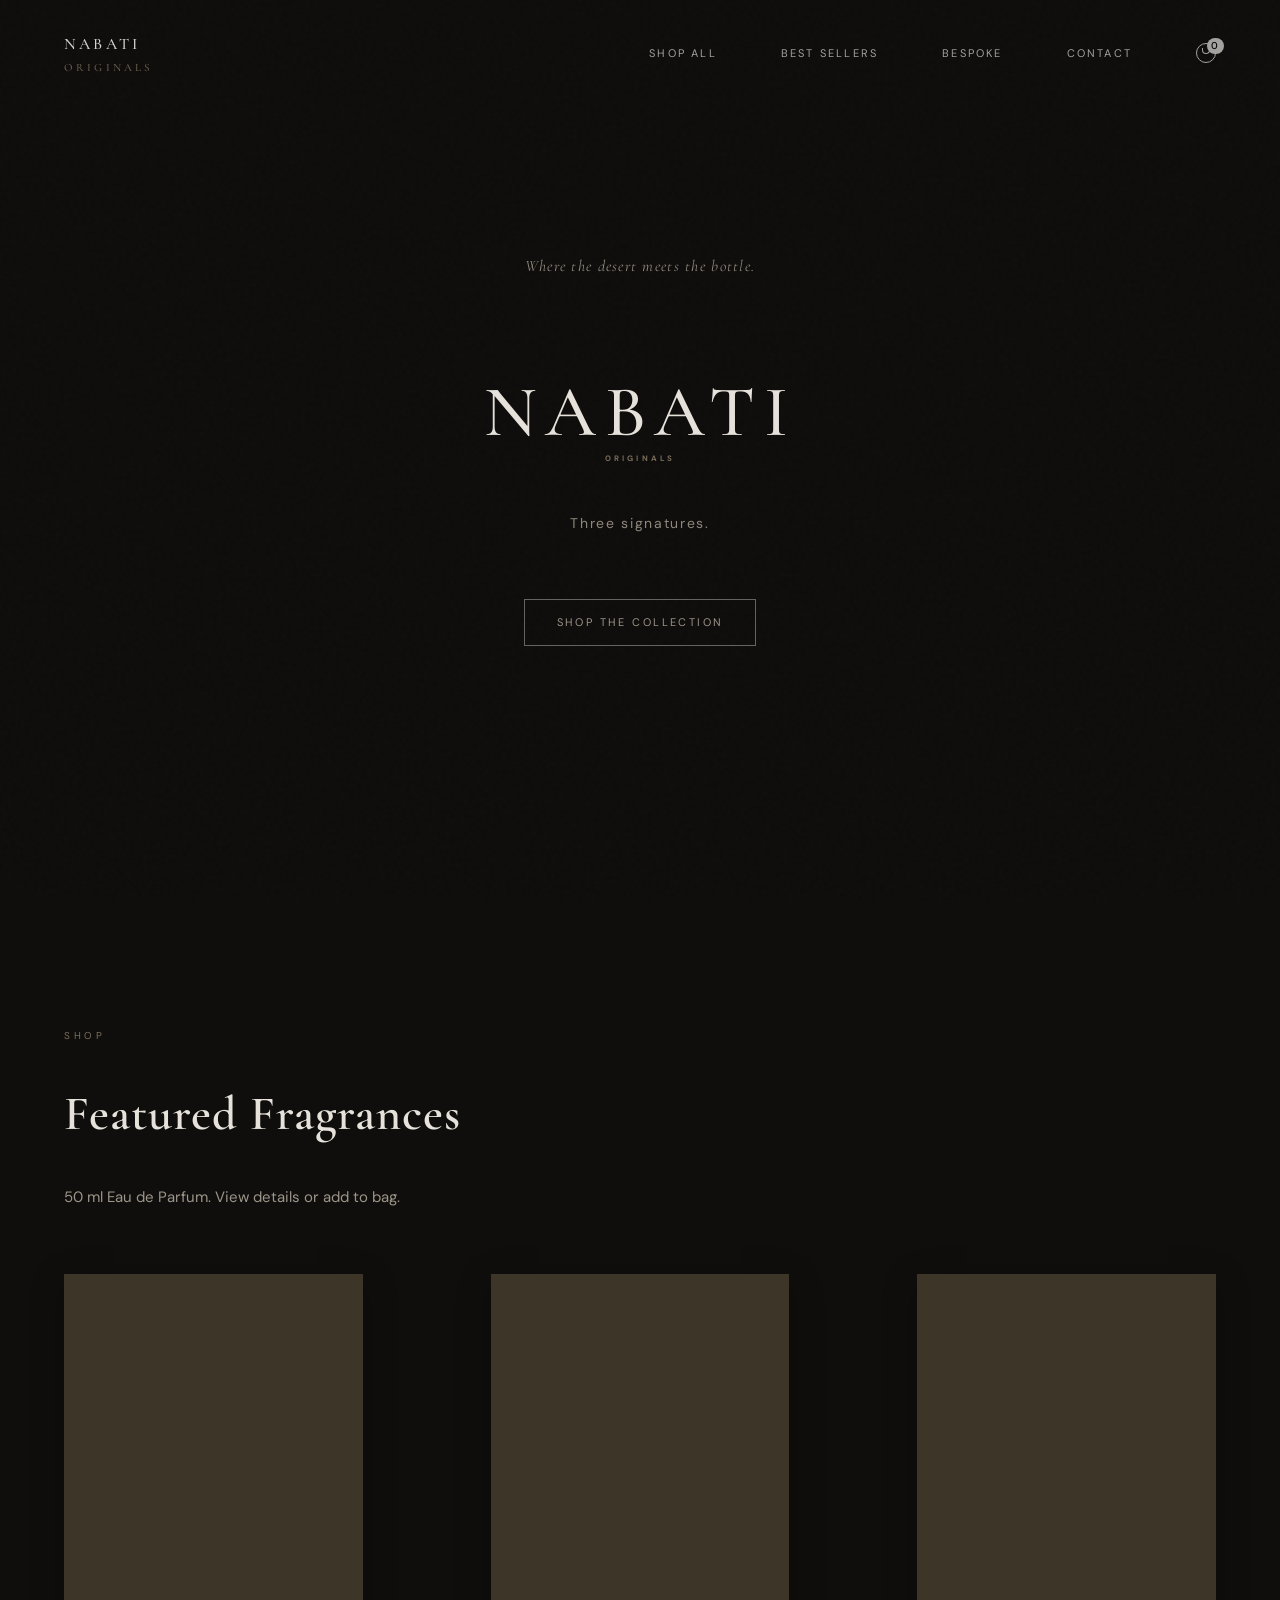
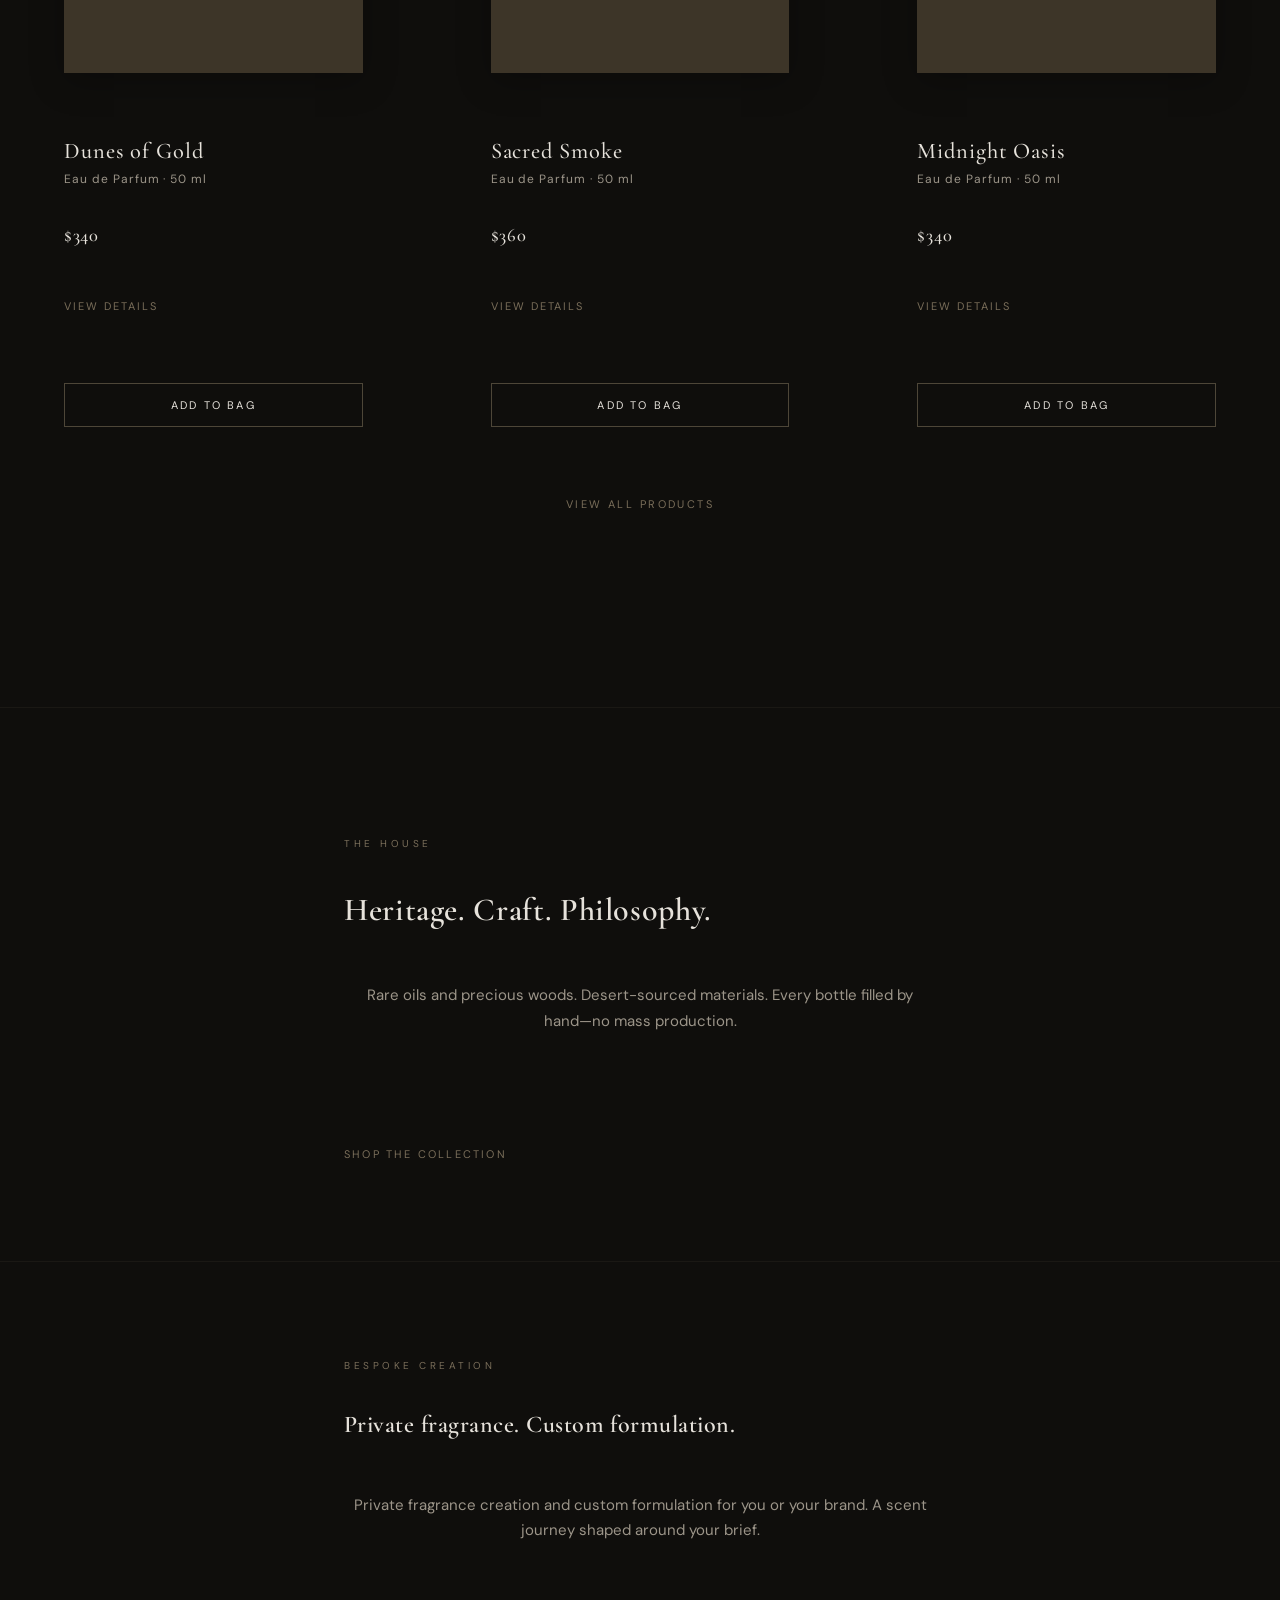
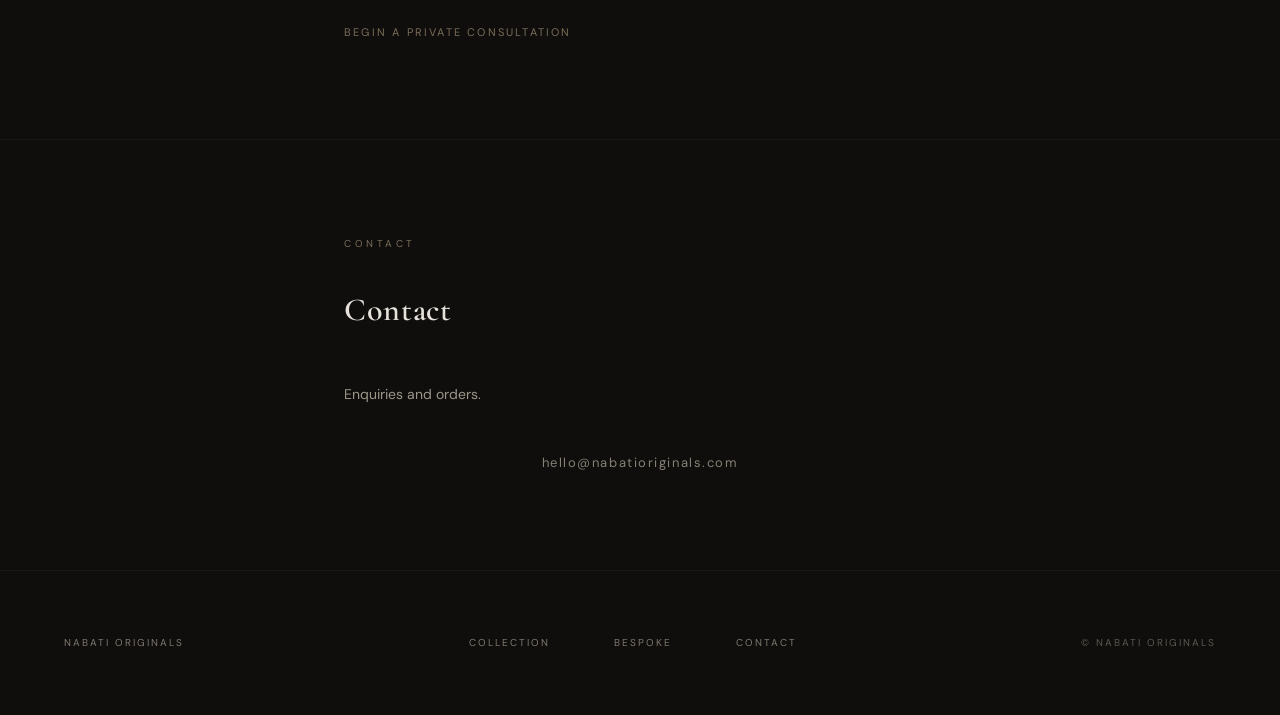
<file: index.html>
<!DOCTYPE html>
<html lang="en">
<head>
  <meta charset="UTF-8" />
  <meta name="viewport" content="width=device-width, initial-scale=1.0" />
  <title>NABATI ORIGINALS</title>
  <meta name="description" content="Signature fragrances. Desert-inspired. Rare ingredients." />
  <link rel="preconnect" href="https://fonts.googleapis.com" />
  <link rel="preconnect" href="https://fonts.gstatic.com" crossorigin />
  <link href="https://fonts.googleapis.com/css2?family=Cormorant+Garamond:ital,wght@0,300;0,400;0,500;0,600;1,400;1,500&family=DM+Sans:wght@300;400;500&display=swap" rel="stylesheet" />
  <link rel="stylesheet" href="styles.css" />
</head>
<body class="page-home">
  <div class="texture" aria-hidden="true"></div>

  <header class="masthead">
    <div class="masthead-inner">
      <a href="index.html" class="masthead-logo" aria-label="NABATI ORIGINALS">
        <span class="masthead-logo-text on">
          <span class="masthead-word">NABATI</span>
          <span class="masthead-word masthead-word-sub">ORIGINALS</span>
        </span>
      </a>
      <button type="button" class="masthead-menu-btn" aria-label="Open menu" aria-expanded="false" aria-controls="masthead-nav" id="masthead-menu-btn"><span class="masthead-menu-btn-line" aria-hidden="true"></span></button>
      <nav class="masthead-nav" id="masthead-nav" aria-label="Primary">
        <a href="collection.html">Shop All</a>
        <a href="collection.html#featured">Best Sellers</a>
        <a href="bespoke.html">Bespoke</a>
        <a href="index.html#contact">Contact</a>
        <a href="cart.html" class="masthead-cart" aria-label="Cart">
          <span class="masthead-cart-icon" aria-hidden="true"></span>
          <span class="masthead-cart-count" id="masthead-cart-count">0</span>
        </a>
      </nav>
    </div>
  </header>

  <main>
    <section class="open hero-with-image" aria-label="Opening">
      <div class="open-bg open-bg-image"></div>
      <div class="open-content">
        <p class="open-line" data-reveal>Where the desert meets the bottle.</p>
        <h1 class="open-title" data-reveal data-delay="1">
          <span class="open-title-main">NABATI</span>
          <span class="open-title-sub">ORIGINALS</span>
        </h1>
        <p class="open-tagline" data-reveal>Three signatures.</p>
        <a href="collection.html" class="open-cta open-cta--primary" data-reveal>Shop the Collection</a>
      </div>
    </section>

    <section class="block block-featured" id="featured" aria-label="Featured Fragrances">
      <div class="block-inner">
        <span class="section-label" data-reveal>Shop</span>
        <h2 class="section-title" data-reveal>Featured Fragrances</h2>
        <p class="section-intro" data-reveal>50 ml Eau de Parfum. View details or add to bag.</p>
      </div>
      <div class="product-card-grid">
        <article class="product-card" data-reveal>
          <a href="product.html?id=dunes-of-gold" class="product-card__link">
            <div class="product-card__img product-card__img--1" aria-hidden="true"></div>
            <div class="product-card__body">
              <h3 class="product-card__name">Dunes of Gold</h3>
              <p class="product-card__meta">Eau de Parfum · 50 ml</p>
              <p class="product-card__price">$340</p>
              <span class="product-card__cta">View details</span>
            </div>
          </a>
          <button type="button" class="product-card__add" data-add="dunes-of-gold" aria-label="Add Dunes of Gold to bag">Add to bag</button>
        </article>
        <article class="product-card" data-reveal>
          <a href="product.html?id=sacred-smoke" class="product-card__link">
            <div class="product-card__img product-card__img--2" aria-hidden="true"></div>
            <div class="product-card__body">
              <h3 class="product-card__name">Sacred Smoke</h3>
              <p class="product-card__meta">Eau de Parfum · 50 ml</p>
              <p class="product-card__price">$360</p>
              <span class="product-card__cta">View details</span>
            </div>
          </a>
          <button type="button" class="product-card__add" data-add="sacred-smoke" aria-label="Add Sacred Smoke to bag">Add to bag</button>
        </article>
        <article class="product-card" data-reveal>
          <a href="product.html?id=midnight-oasis" class="product-card__link">
            <div class="product-card__img product-card__img--3" aria-hidden="true"></div>
            <div class="product-card__body">
              <h3 class="product-card__name">Midnight Oasis</h3>
              <p class="product-card__meta">Eau de Parfum · 50 ml</p>
              <p class="product-card__price">$340</p>
              <span class="product-card__cta">View details</span>
            </div>
          </a>
          <button type="button" class="product-card__add" data-add="midnight-oasis" aria-label="Add Midnight Oasis to bag">Add to bag</button>
        </article>
      </div>
      <div class="block-inner block-inner--narrow block-collection-cta">
        <a href="collection.html" class="cta-secondary" data-reveal>View all products</a>
      </div>
    </section>

    <section class="block block-house" id="philosophy" aria-label="The House">
      <div class="block-inner block-inner--narrow">
        <span class="section-label" data-reveal>The House</span>
        <h2 class="section-title section-title--small" data-reveal>Heritage. Craft. Philosophy.</h2>
        <p class="block-quote-body" data-reveal>Rare oils and precious woods. Desert-sourced materials. Every bottle filled by hand—no mass production.</p>
        <a href="collection.html" class="editorial-link" data-reveal>Shop the Collection</a>
      </div>
    </section>

    <section class="block block-bespoke block-bespoke--home" id="bespoke" aria-label="Bespoke Creation">
      <div class="block-inner block-inner--narrow">
        <span class="section-label" data-reveal>Bespoke Creation</span>
        <h2 class="section-title section-title--small" data-reveal>Private fragrance. Custom formulation.</h2>
        <p class="block-quote-body" data-reveal>Private fragrance creation and custom formulation for you or your brand. A scent journey shaped around your brief.</p>
        <a href="bespoke.html" class="editorial-link editorial-link--bespoke" data-reveal>Begin a Private Consultation</a>
      </div>
    </section>

    <section class="block block-contact" id="contact">
      <div class="block-inner block-inner--narrow">
        <span class="section-label" data-reveal>Contact</span>
        <h2 class="section-title section-title--small" data-reveal>Contact</h2>
        <p class="contact-intro" data-reveal>Enquiries and orders.</p>
        <a href="mailto:hello@nabatioriginals.com" class="contact-email" data-reveal>hello@nabatioriginals.com</a>
      </div>
    </section>
  </main>

  <footer class="foot">
    <div class="foot-inner">
      <span class="foot-logo">NABATI ORIGINALS</span>
      <nav class="foot-nav" aria-label="Footer">
        <a href="collection.html">Collection</a>
        <a href="bespoke.html">Bespoke</a>
        <a href="index.html#contact">Contact</a>
      </nav>
      <span class="foot-copy">&copy; NABATI ORIGINALS</span>
    </div>
  </footer>

  <script src="cart-store.js"></script>
  <script src="script.js"></script>
</body>
</html>
</file>
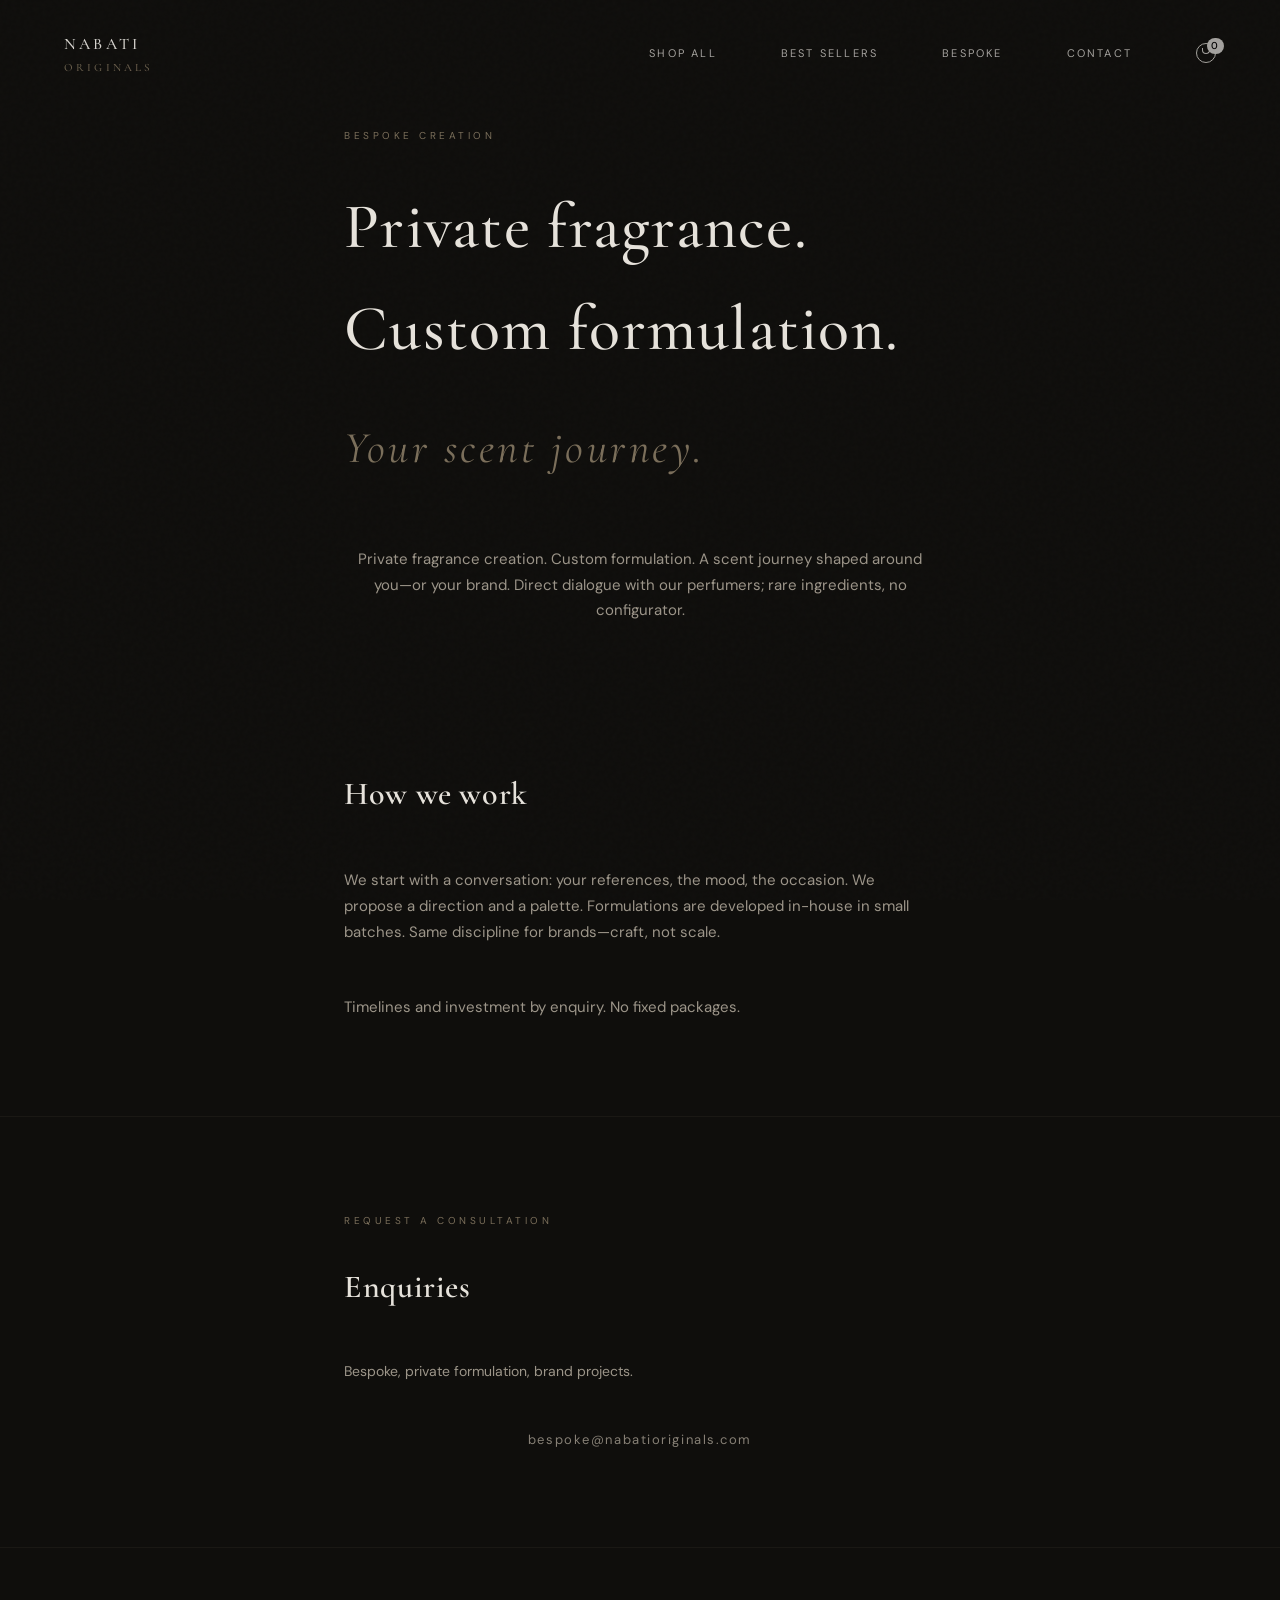
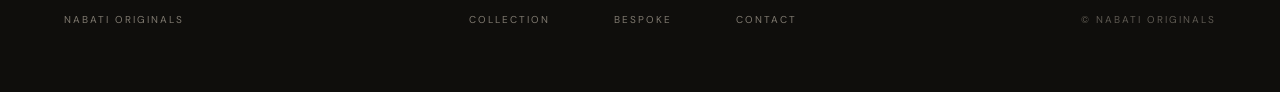
<file: bespoke.html>
<!DOCTYPE html>
<html lang="en">
<head>
  <meta charset="UTF-8" />
  <meta name="viewport" content="width=device-width, initial-scale=1.0" />
  <title>Bespoke — NABATI ORIGINALS</title>
  <meta name="description" content="Bespoke perfume and private labelling. Direct dialogue with our perfumers." />
  <link rel="preconnect" href="https://fonts.googleapis.com" />
  <link rel="preconnect" href="https://fonts.gstatic.com" crossorigin />
  <link href="https://fonts.googleapis.com/css2?family=Cormorant+Garamond:ital,wght@0,300;0,400;0,500;0,600;1,400;1,500&family=DM+Sans:wght@300;400;500&display=swap" rel="stylesheet" />
  <link rel="stylesheet" href="styles.css" />
</head>
<body class="page-bespoke">
  <div class="texture" aria-hidden="true"></div>

  <header class="masthead">
    <div class="masthead-inner">
      <a href="index.html" class="masthead-logo" aria-label="NABATI ORIGINALS">
        <span class="masthead-logo-text on">
          <span class="masthead-word">NABATI</span>
          <span class="masthead-word masthead-word-sub">ORIGINALS</span>
        </span>
      </a>
      <button type="button" class="masthead-menu-btn" aria-label="Open menu" aria-expanded="false" aria-controls="masthead-nav" id="masthead-menu-btn"><span class="masthead-menu-btn-line" aria-hidden="true"></span></button>
      <nav class="masthead-nav" id="masthead-nav" aria-label="Primary">
        <a href="collection.html">Shop All</a>
        <a href="collection.html#featured">Best Sellers</a>
        <a href="bespoke.html" class="masthead-nav-current">Bespoke</a>
        <a href="index.html#contact">Contact</a>
        <a href="cart.html" class="masthead-cart" aria-label="Cart">
          <span class="masthead-cart-icon" aria-hidden="true"></span>
          <span class="masthead-cart-count" id="masthead-cart-count">0</span>
        </a>
      </nav>
    </div>
  </header>

  <main>
    <section class="block block-bespoke-hero">
      <div class="block-inner block-inner--narrow">
        <span class="section-label" data-reveal>Bespoke Creation</span>
        <h1 class="bespoke-title" data-reveal>Private fragrance. Custom formulation.</h1>
        <p class="bespoke-subtitle" data-reveal>Your scent journey.</p>
        <p class="block-quote-body bespoke-intro" data-reveal>Private fragrance creation. Custom formulation. A scent journey shaped around you—or your brand. Direct dialogue with our perfumers; rare ingredients, no configurator.</p>
      </div>
    </section>

    <section class="block block-bespoke-content">
      <div class="block-inner block-inner--narrow">
        <h2 class="section-title section-title--small" data-reveal>How we work</h2>
        <p class="editorial-body" data-reveal>We start with a conversation: your references, the mood, the occasion. We propose a direction and a palette. Formulations are developed in-house in small batches. Same discipline for brands—craft, not scale.</p>
        <p class="editorial-body" data-reveal>Timelines and investment by enquiry. No fixed packages.</p>
      </div>
    </section>

    <section class="block block-contact" id="contact">
      <div class="block-inner block-inner--narrow">
        <span class="section-label" data-reveal>Request a consultation</span>
        <h2 class="section-title section-title--small" data-reveal>Enquiries</h2>
        <p class="contact-intro" data-reveal>Bespoke, private formulation, brand projects.</p>
        <a href="mailto:bespoke@nabatioriginals.com" class="contact-email" data-reveal>bespoke@nabatioriginals.com</a>
      </div>
    </section>
  </main>

  <footer class="foot">
    <div class="foot-inner">
      <span class="foot-logo">NABATI ORIGINALS</span>
      <nav class="foot-nav" aria-label="Footer">
        <a href="collection.html">Collection</a>
        <a href="bespoke.html">Bespoke</a>
        <a href="index.html#contact">Contact</a>
      </nav>
      <span class="foot-copy">&copy; NABATI ORIGINALS</span>
    </div>
  </footer>

  <script src="cart-store.js"></script>
  <script src="script.js"></script>
</body>
</html>
</file>
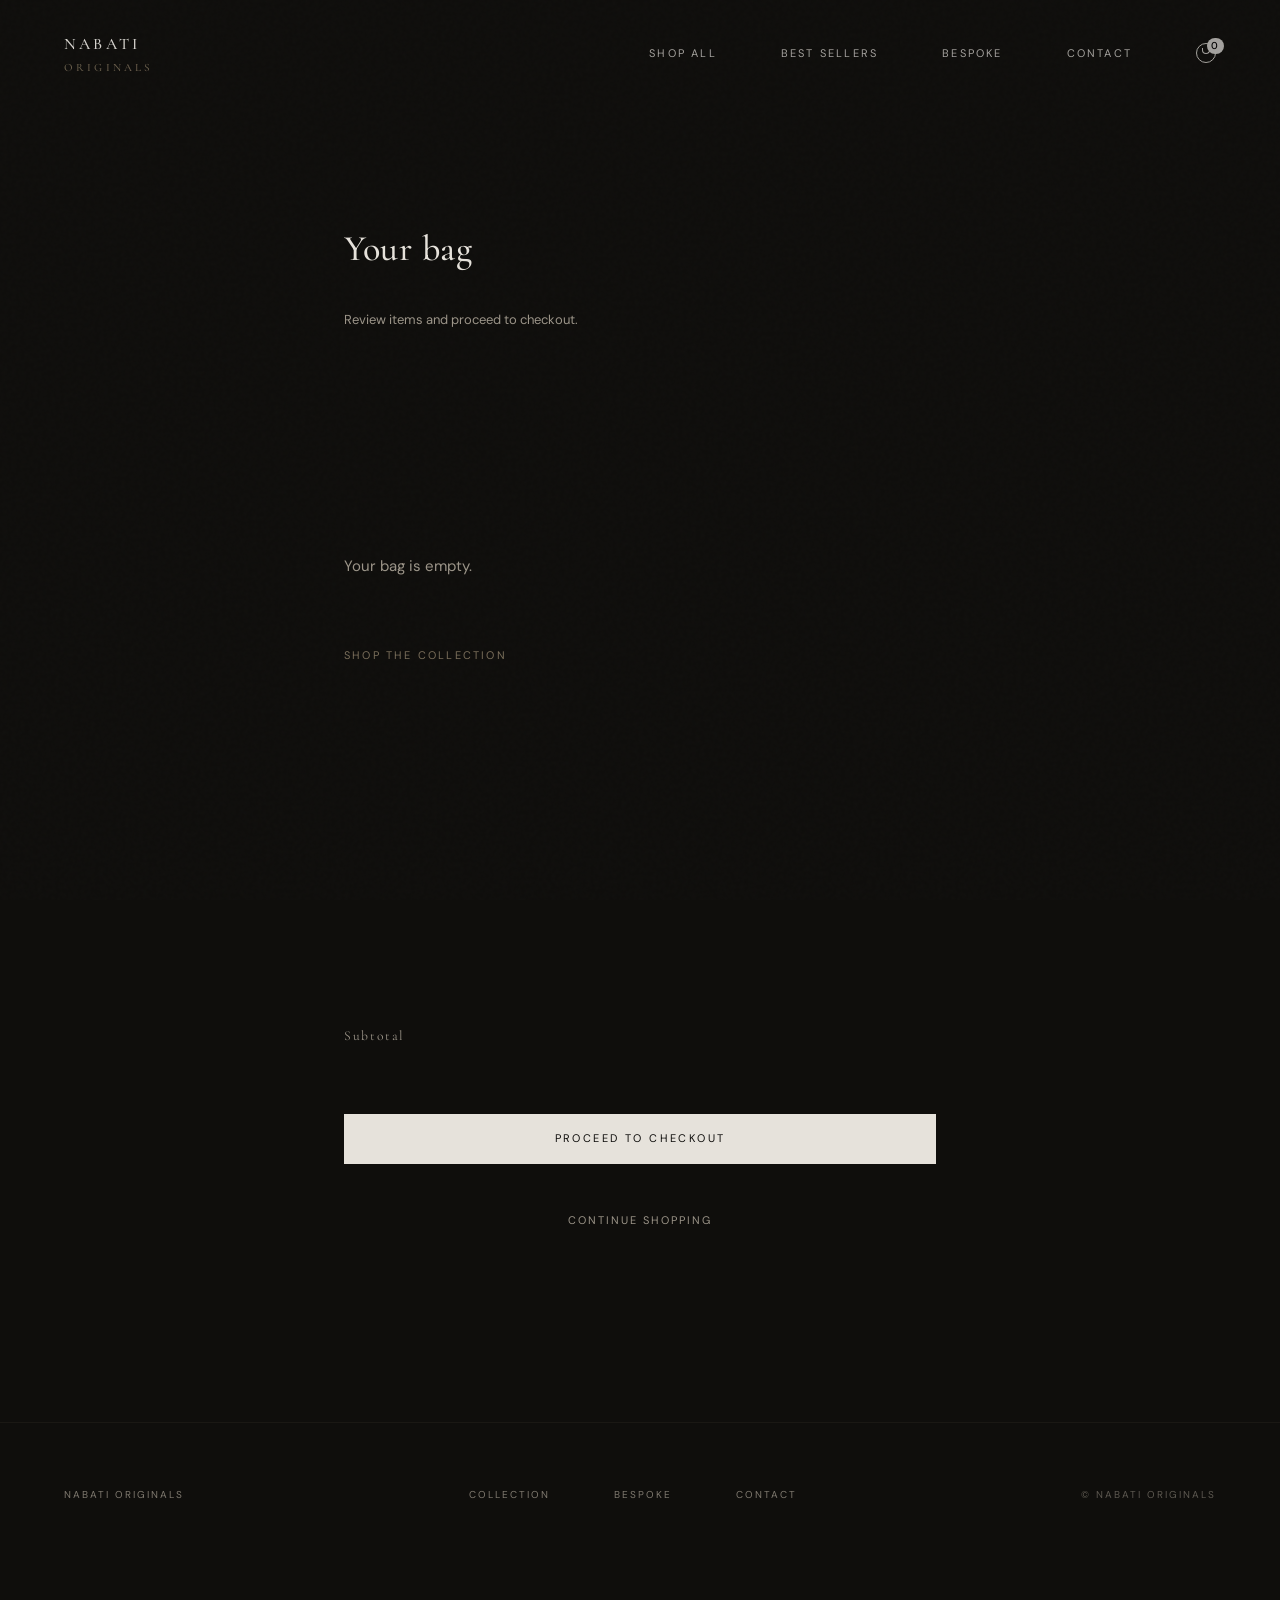
<file: cart.html>
<!DOCTYPE html>
<html lang="en">
<head>
  <meta charset="UTF-8" />
  <meta name="viewport" content="width=device-width, initial-scale=1.0" />
  <title>Your bag — NABATI ORIGINALS</title>
  <meta name="description" content="Review your selection. NABATI ORIGINALS." />
  <link rel="preconnect" href="https://fonts.googleapis.com" />
  <link rel="preconnect" href="https://fonts.gstatic.com" crossorigin />
  <link href="https://fonts.googleapis.com/css2?family=Cormorant+Garamond:ital,wght@0,300;0,400;0,500;0,600;1,400;1,500&family=DM+Sans:wght@300;400;500&display=swap" rel="stylesheet" />
  <link rel="stylesheet" href="styles.css" />
</head>
<body class="page-cart">
  <div class="texture" aria-hidden="true"></div>

  <header class="masthead">
    <div class="masthead-inner">
      <a href="index.html" class="masthead-logo" aria-label="NABATI ORIGINALS">
        <span class="masthead-logo-text on">
          <span class="masthead-word">NABATI</span>
          <span class="masthead-word masthead-word-sub">ORIGINALS</span>
        </span>
      </a>
      <button type="button" class="masthead-menu-btn" aria-label="Open menu" aria-expanded="false" aria-controls="masthead-nav" id="masthead-menu-btn"><span class="masthead-menu-btn-line" aria-hidden="true"></span></button>
      <nav class="masthead-nav" id="masthead-nav" aria-label="Primary">
        <a href="collection.html">Shop All</a>
        <a href="collection.html#featured">Best Sellers</a>
        <a href="bespoke.html">Bespoke</a>
        <a href="index.html#contact">Contact</a>
        <a href="cart.html" class="masthead-cart masthead-nav-current" aria-label="Cart">
          <span class="masthead-cart-icon" aria-hidden="true"></span>
          <span class="masthead-cart-count" id="masthead-cart-count">0</span>
        </a>
      </nav>
    </div>
  </header>

  <main class="cart-main">
    <div class="cart-inner">
      <h1 class="cart-title">Your bag</h1>
      <p class="cart-intro">Review items and proceed to checkout.</p>

      <div class="cart-content" id="cart-content">
        <div class="cart-empty" id="cart-empty">
          <p class="cart-empty-text">Your bag is empty.</p>
          <a href="collection.html" class="cart-empty-cta">Shop the collection</a>
        </div>
        <div class="cart-items" id="cart-items" hidden>
          <div class="cart-items-list" id="cart-items-list"></div>
          <div class="cart-summary">
            <p class="cart-subtotal"><span class="cart-total-label">Subtotal</span> <span class="cart-total-amount" id="cart-total"></span></p>
            <a href="#" class="cart-checkout-btn" id="cart-checkout-btn">Proceed to Checkout</a>
            <a href="collection.html" class="cart-continue">Continue shopping</a>
          </div>
        </div>
      </div>
    </div>
  </main>

  <footer class="foot">
    <div class="foot-inner">
      <span class="foot-logo">NABATI ORIGINALS</span>
      <nav class="foot-nav" aria-label="Footer">
        <a href="collection.html">Collection</a>
        <a href="bespoke.html">Bespoke</a>
        <a href="index.html#contact">Contact</a>
      </nav>
      <span class="foot-copy">&copy; NABATI ORIGINALS</span>
    </div>
  </footer>

  <script src="cart-store.js"></script>
  <script>
    (function() {
      var DATA = {
        'dunes-of-gold': { name: 'Dunes of Gold', price: 340, imgClass: 'collection-item-img--1' },
        'sacred-smoke': { name: 'Sacred Smoke', price: 360, imgClass: 'collection-item-img--2' },
        'midnight-oasis': { name: 'Midnight Oasis', price: 340, imgClass: 'collection-item-img--3' }
      };
      var m = /id=([^&]+)/.exec(window.location.search || '');
      if (m && DATA[m[1]] && window.NabatiCart) {
        window.NabatiCart.addItem(m[1], 1);
        window.history.replaceState({}, '', 'cart.html');
      }

      function render() {
        var cart = window.NabatiCart ? window.NabatiCart.getCart() : [];
        var emptyEl = document.getElementById('cart-empty');
        var itemsEl = document.getElementById('cart-items');
        var listEl = document.getElementById('cart-items-list');
        var totalEl = document.getElementById('cart-total');
        var checkoutBtn = document.getElementById('cart-checkout-btn');
        var countEl = document.getElementById('masthead-cart-count');

        if (countEl) countEl.textContent = window.NabatiCart ? window.NabatiCart.getCount() : 0;

        if (!cart.length) {
          emptyEl.hidden = false;
          itemsEl.hidden = true;
          return;
        }
        emptyEl.hidden = true;
        itemsEl.hidden = false;

        var total = 0;
        var firstId = null;
        listEl.innerHTML = cart.map(function(line) {
          var p = DATA[line.id];
          if (!p) return '';
          var lineTotal = p.price * line.qty;
          total += lineTotal;
          if (!firstId) firstId = line.id;
          return '<div class="cart-item" data-id="' + line.id + '">' +
            '<div class="cart-item-visual"><div class="cart-item-img ' + p.imgClass + '"></div></div>' +
            '<div class="cart-item-details">' +
              '<h2 class="cart-item-name">' + p.name + '</h2>' +
              '<p class="cart-item-meta">50 ml · Eau de Parfum</p>' +
              '<div class="cart-item-qty">' +
                '<button type="button" class="cart-qty-btn" aria-label="Decrease" data-id="' + line.id + '" data-delta="-1">−</button>' +
                '<span class="cart-qty-num">' + line.qty + '</span>' +
                '<button type="button" class="cart-qty-btn" aria-label="Increase" data-id="' + line.id + '" data-delta="1">+</button>' +
              '</div>' +
              '<p class="cart-item-subtotal">$' + lineTotal + '</p>' +
            '</div>' +
          '</div>';
        }).join('');

        if (totalEl) totalEl.textContent = '$' + total;
        if (checkoutBtn) checkoutBtn.href = 'checkout.html';

        listEl.querySelectorAll('.cart-qty-btn').forEach(function(btn) {
          btn.addEventListener('click', function() {
            var id = btn.getAttribute('data-id');
            var delta = parseInt(btn.getAttribute('data-delta'), 10);
            var line = cart.find(function(x) { return x.id === id; });
            if (!line) return;
            window.NabatiCart.setItemQty(id, line.qty + delta);
            render();
          });
        });
      }

      if (document.readyState === 'loading') document.addEventListener('DOMContentLoaded', render);
      else render();
    })();
  </script>
  <script src="script.js"></script>
</body>
</html>
</file>
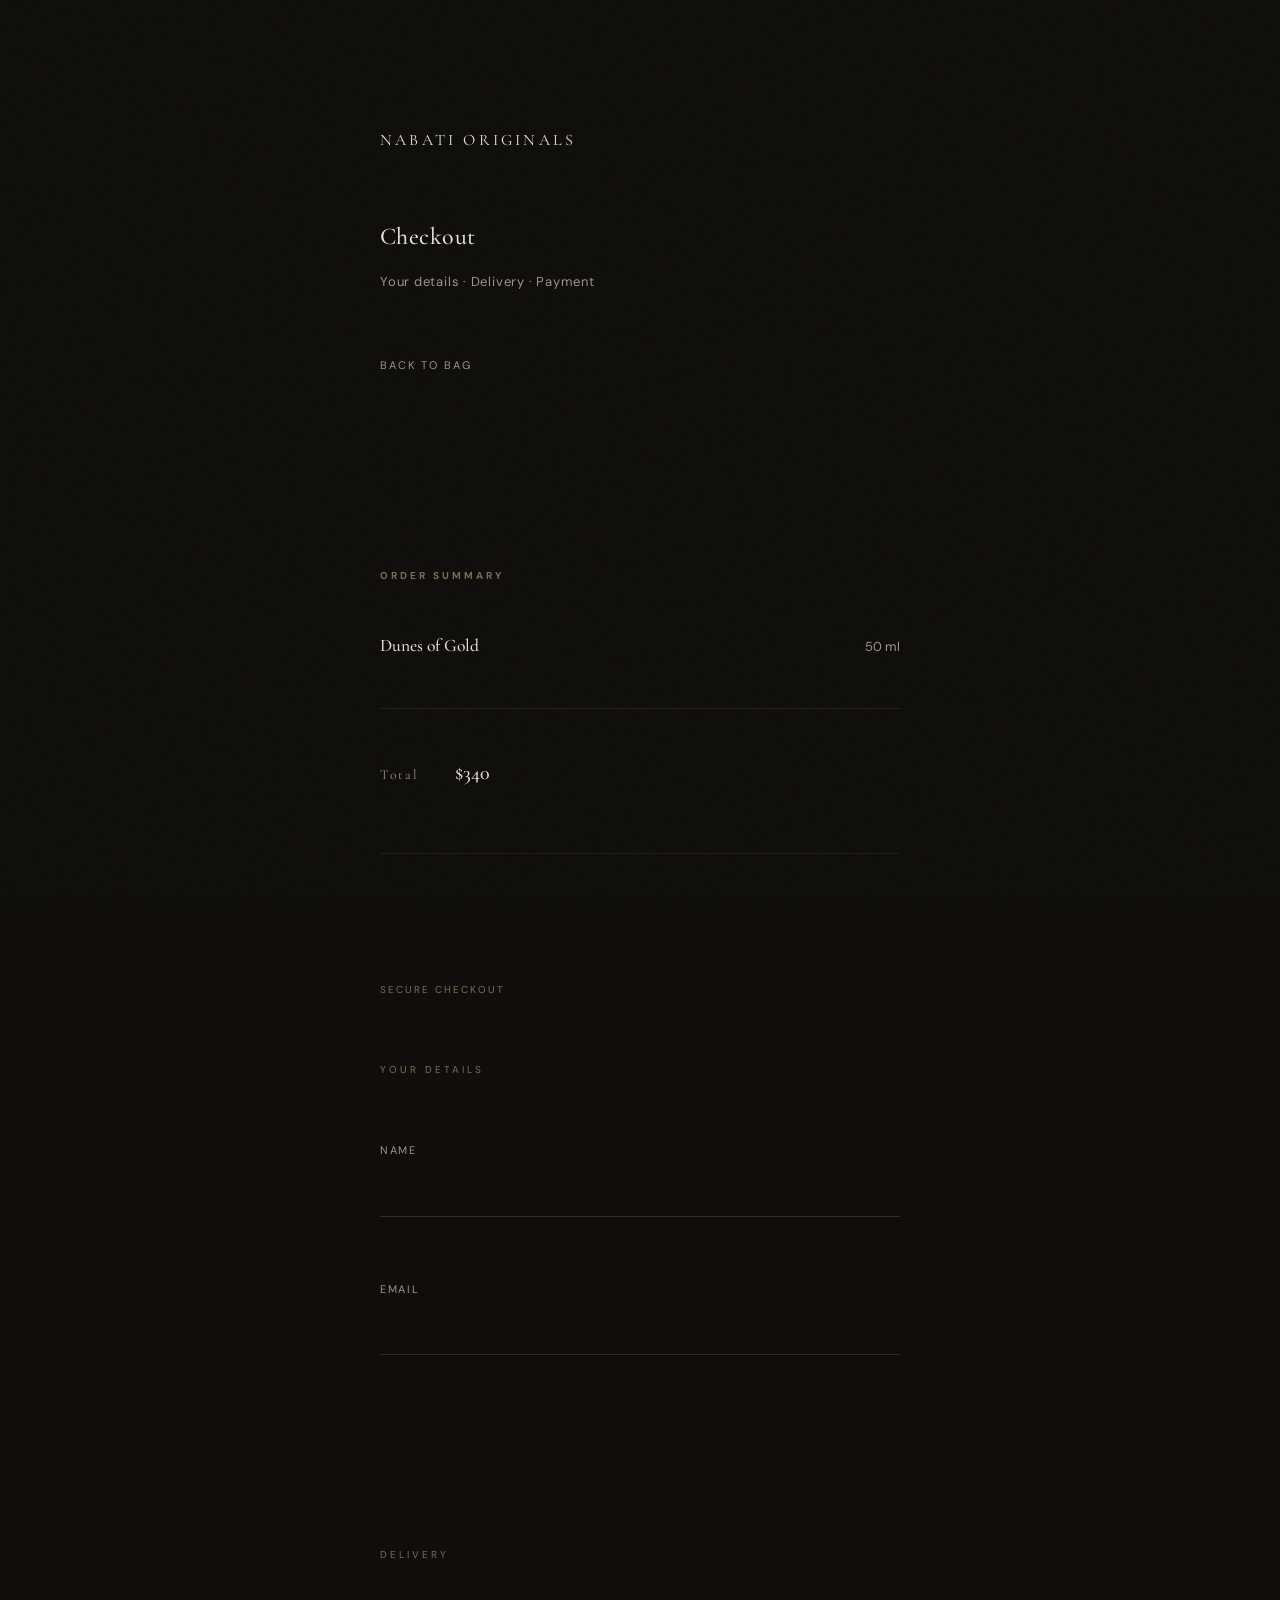
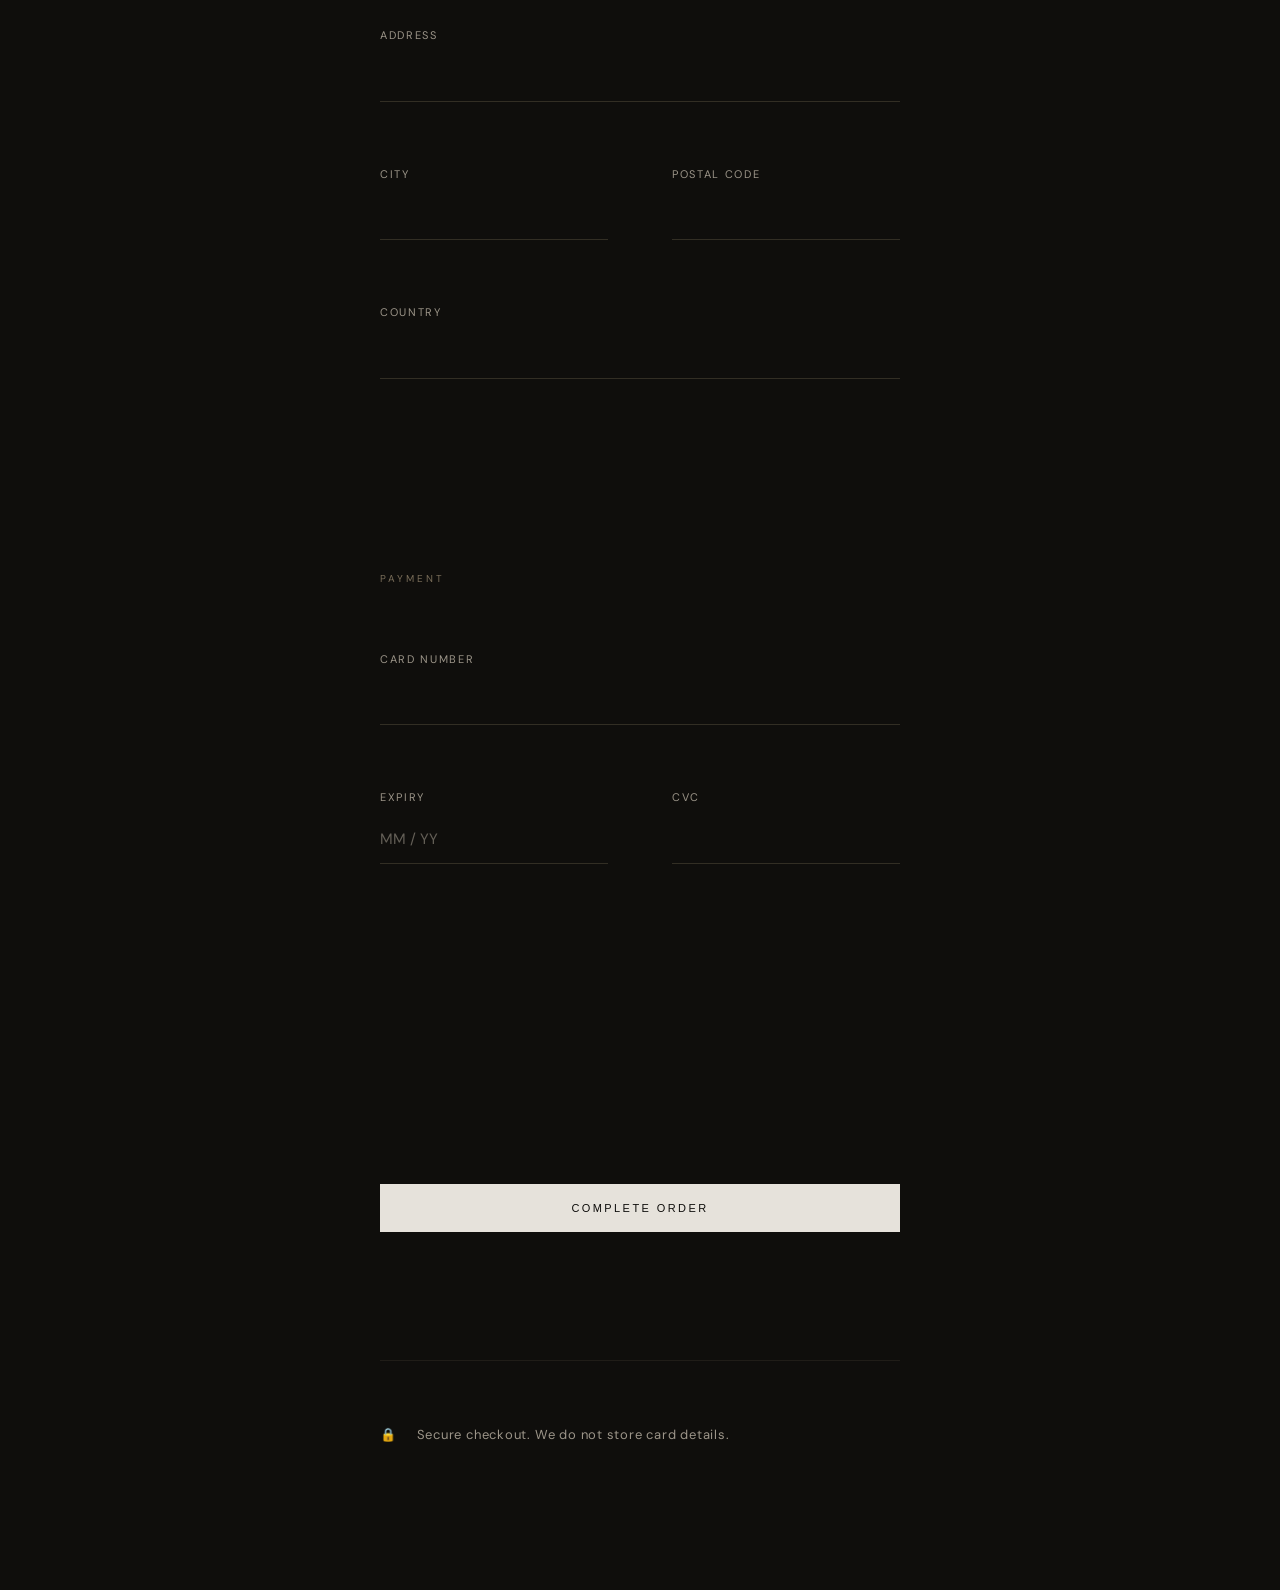
<file: checkout.html>
<!DOCTYPE html>
<html lang="en">
<head>
  <meta charset="UTF-8" />
  <meta name="viewport" content="width=device-width, initial-scale=1.0" />
  <title>Checkout — NABATI ORIGINALS</title>
  <meta name="description" content="Complete your order. Secure checkout." />
  <link rel="preconnect" href="https://fonts.googleapis.com" />
  <link rel="preconnect" href="https://fonts.gstatic.com" crossorigin />
  <link href="https://fonts.googleapis.com/css2?family=Cormorant+Garamond:ital,wght@0,400;0,500;0,600&family=DM+Sans:wght@300;400;500&display=swap" rel="stylesheet" />
  <link rel="stylesheet" href="styles.css" />
</head>
<body class="page-checkout">
  <div class="texture" aria-hidden="true"></div>

  <header class="checkout-header">
    <a href="index.html" class="checkout-logo">NABATI ORIGINALS</a>
    <h1 class="checkout-title">Checkout</h1>
    <p class="checkout-steps">Your details · Delivery · Payment</p>
    <a href="cart.html" class="checkout-back">Back to bag</a>
  </header>

  <section class="checkout-order-summary" aria-label="Order summary">
    <div class="checkout-order-inner">
      <h2 class="checkout-summary-heading">Order summary</h2>
      <div class="checkout-summary-lines" id="checkout-summary-lines">
        <div class="checkout-summary-line" id="checkout-summary-line">
          <span class="checkout-summary-name" id="checkout-summary-name">1 fragrance</span>
          <span class="checkout-summary-meta" id="checkout-summary-meta">50 ml</span>
        </div>
      </div>
      <p class="checkout-summary-total"><span class="checkout-summary-total-label">Total</span> <span class="checkout-summary-total-amount" id="checkout-summary-total">$340</span></p>
    </div>
  </section>

  <div class="checkout-form-wrap">
    <p class="checkout-secure-label">Secure checkout</p>
    <form class="checkout-form" action="#" method="post" id="checkout-form">
      <fieldset class="checkout-section">
        <legend class="checkout-section-legend">Your details</legend>
        <label for="name">Name</label>
        <input type="text" id="name" name="name" required autocomplete="name" />

        <label for="email">Email</label>
        <input type="email" id="email" name="email" required autocomplete="email" />
      </fieldset>

      <fieldset class="checkout-section">
        <legend class="checkout-section-legend">Delivery</legend>
        <label for="address">Address</label>
        <input type="text" id="address" name="address" required autocomplete="street-address" />

        <div class="row">
          <div>
            <label for="city">City</label>
            <input type="text" id="city" name="city" required autocomplete="address-level2" />
          </div>
          <div>
            <label for="postal">Postal code</label>
            <input type="text" id="postal" name="postal" required autocomplete="postal-code" />
          </div>
        </div>

        <label for="country">Country</label>
        <input type="text" id="country" name="country" required autocomplete="country-name" />
      </fieldset>

      <fieldset class="checkout-section">
        <legend class="checkout-section-legend">Payment</legend>
        <label for="card">Card number</label>
        <input type="text" id="card" name="card" required inputmode="numeric" autocomplete="cc-number" />

        <div class="row">
          <div>
            <label for="expiry">Expiry</label>
            <input type="text" id="expiry" name="expiry" required placeholder="MM / YY" autocomplete="cc-exp" />
          </div>
          <div>
            <label for="cvc">CVC</label>
            <input type="text" id="cvc" name="cvc" required inputmode="numeric" autocomplete="cc-csc" />
          </div>
        </div>
      </fieldset>

      <button type="submit" class="checkout-submit">Complete order</button>

      <div class="checkout-trust" aria-label="Security">
        <p class="checkout-trust-line"><span class="checkout-trust-icon" aria-hidden="true">🔒</span> Secure checkout. We do not store card details.</p>
      </div>
    </form>
  </div>

  <script src="cart-store.js"></script>
  <script>
    (function() {
      var data = {
        'dunes-of-gold': { name: 'Dunes of Gold', price: 340 },
        'sacred-smoke': { name: 'Sacred Smoke', price: 360 },
        'midnight-oasis': { name: 'Midnight Oasis', price: 340 }
      };
      var linesEl = document.getElementById('checkout-summary-lines');
      var totalEl = document.getElementById('checkout-summary-total');
      var cart = window.NabatiCart ? window.NabatiCart.getCart() : [];
      var m = /id=([^&]+)/.exec(window.location.search || '');
      var fallbackId = m && data[m[1]] ? m[1] : 'dunes-of-gold';

      if (cart.length && linesEl && totalEl) {
        var total = 0;
        linesEl.innerHTML = cart.map(function(line) {
          var p = data[line.id];
          if (!p) return '';
          total += p.price * line.qty;
          return '<div class="checkout-summary-line"><span class="checkout-summary-name">' + p.name + (line.qty > 1 ? ' × ' + line.qty : '') + '</span><span class="checkout-summary-meta">50 ml</span></div>';
        }).join('');
        totalEl.textContent = '$' + total;
      } else {
        var nameEl = document.getElementById('checkout-summary-name');
        var metaEl = document.getElementById('checkout-summary-meta');
        if (nameEl && data[fallbackId]) nameEl.textContent = data[fallbackId].name;
        if (metaEl) metaEl.textContent = '50 ml';
        if (totalEl && data[fallbackId]) totalEl.textContent = '$' + data[fallbackId].price;
      }
    })();
    document.getElementById('checkout-form').addEventListener('submit', function(e) {
      e.preventDefault();
      var btn = this.querySelector('.checkout-submit');
      btn.textContent = 'Thank you';
      btn.disabled = true;
    });
  </script>
</body>
</html>
</file>
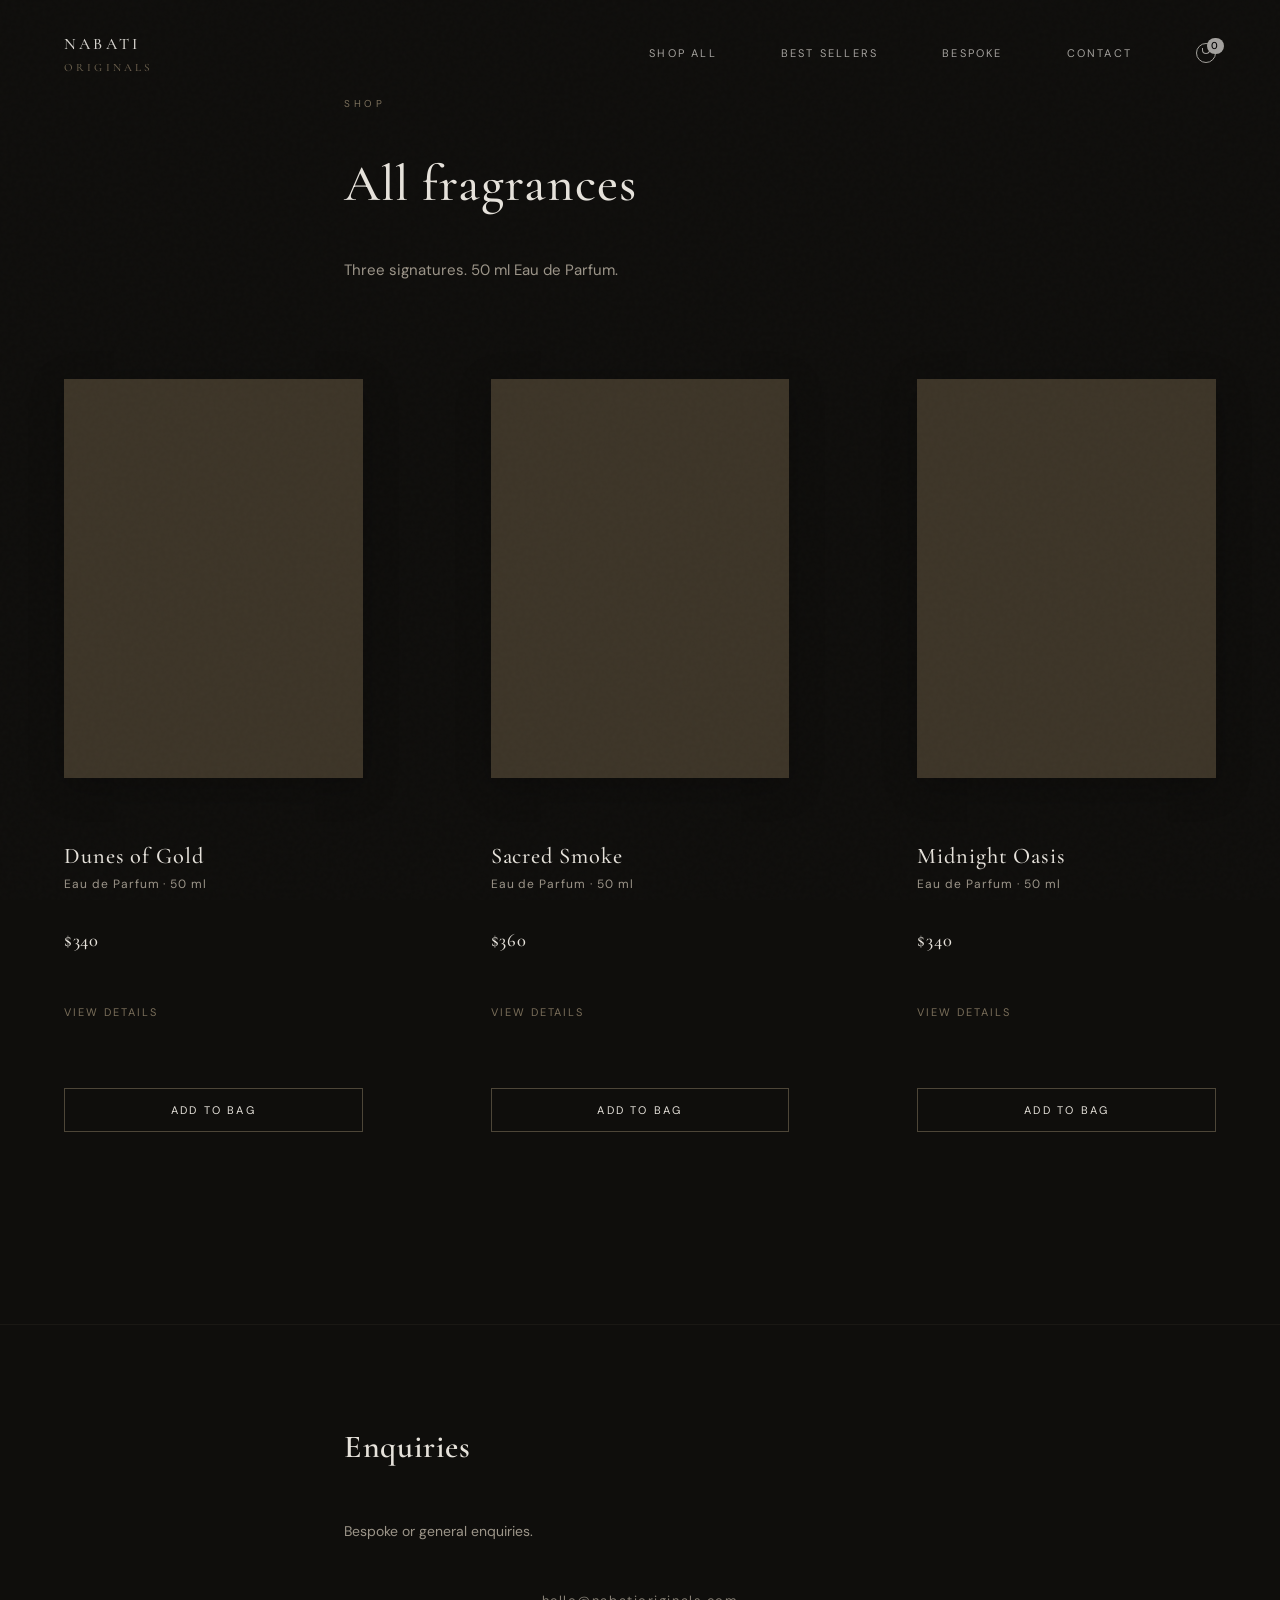
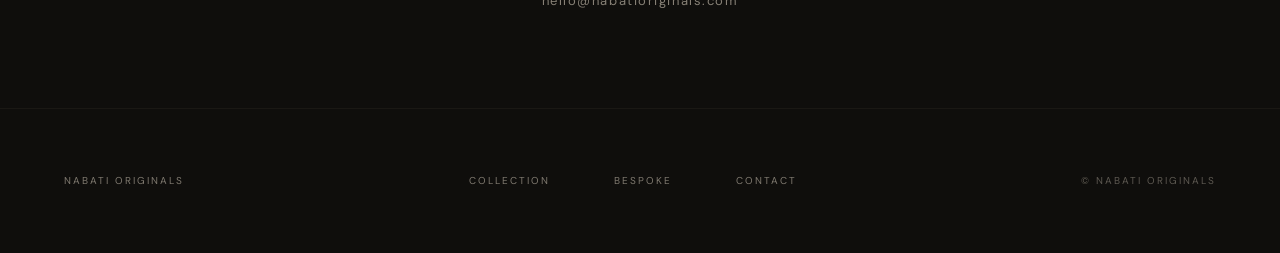
<file: collection.html>
<!DOCTYPE html>
<html lang="en">
<head>
  <meta charset="UTF-8" />
  <meta name="viewport" content="width=device-width, initial-scale=1.0" />
  <title>Collection — NABATI ORIGINALS</title>
  <meta name="description" content="Signature fragrances. Dunes of Gold, Sacred Smoke, Midnight Oasis." />
  <link rel="preconnect" href="https://fonts.googleapis.com" />
  <link rel="preconnect" href="https://fonts.gstatic.com" crossorigin />
  <link href="https://fonts.googleapis.com/css2?family=Cormorant+Garamond:ital,wght@0,300;0,400;0,500;0,600;1,400;1,500&family=DM+Sans:wght@300;400;500&display=swap" rel="stylesheet" />
  <link rel="stylesheet" href="styles.css" />
</head>
<body class="page-collection">
  <div class="texture" aria-hidden="true"></div>

  <header class="masthead">
    <div class="masthead-inner">
      <a href="index.html" class="masthead-logo" aria-label="NABATI ORIGINALS">
        <span class="masthead-logo-text on">
          <span class="masthead-word">NABATI</span>
          <span class="masthead-word masthead-word-sub">ORIGINALS</span>
        </span>
      </a>
      <button type="button" class="masthead-menu-btn" aria-label="Open menu" aria-expanded="false" aria-controls="masthead-nav" id="masthead-menu-btn"><span class="masthead-menu-btn-line" aria-hidden="true"></span></button>
      <nav class="masthead-nav" id="masthead-nav" aria-label="Primary">
        <a href="collection.html" class="masthead-nav-current">Shop All</a>
        <a href="collection.html#featured">Best Sellers</a>
        <a href="bespoke.html">Bespoke</a>
        <a href="index.html#contact">Contact</a>
        <a href="cart.html" class="masthead-cart" aria-label="Cart">
          <span class="masthead-cart-icon" aria-hidden="true"></span>
          <span class="masthead-cart-count" id="masthead-cart-count">0</span>
        </a>
      </nav>
    </div>
  </header>

  <main>
    <section class="block collection-hero">
      <div class="block-inner block-inner--narrow">
        <span class="section-label" data-reveal>Shop</span>
        <h1 class="collection-title" data-reveal>All fragrances</h1>
        <p class="collection-intro" data-reveal>Three signatures. 50 ml Eau de Parfum.</p>
      </div>
    </section>

    <section class="block collection-grid-block" id="featured">
      <div class="product-card-grid">
        <article class="product-card" data-reveal>
          <a href="product.html?id=dunes-of-gold" class="product-card__link">
            <div class="product-card__img product-card__img--1" aria-hidden="true"></div>
            <div class="product-card__body">
              <h2 class="product-card__name">Dunes of Gold</h2>
              <p class="product-card__meta">Eau de Parfum · 50 ml</p>
              <p class="product-card__price">$340</p>
              <span class="product-card__cta">View details</span>
            </div>
          </a>
          <button type="button" class="product-card__add" data-add="dunes-of-gold" aria-label="Add Dunes of Gold to bag">Add to bag</button>
        </article>
        <article class="product-card" data-reveal>
          <a href="product.html?id=sacred-smoke" class="product-card__link">
            <div class="product-card__img product-card__img--2" aria-hidden="true"></div>
            <div class="product-card__body">
              <h2 class="product-card__name">Sacred Smoke</h2>
              <p class="product-card__meta">Eau de Parfum · 50 ml</p>
              <p class="product-card__price">$360</p>
              <span class="product-card__cta">View details</span>
            </div>
          </a>
          <button type="button" class="product-card__add" data-add="sacred-smoke" aria-label="Add Sacred Smoke to bag">Add to bag</button>
        </article>
        <article class="product-card" data-reveal>
          <a href="product.html?id=midnight-oasis" class="product-card__link">
            <div class="product-card__img product-card__img--3" aria-hidden="true"></div>
            <div class="product-card__body">
              <h2 class="product-card__name">Midnight Oasis</h2>
              <p class="product-card__meta">Eau de Parfum · 50 ml</p>
              <p class="product-card__price">$340</p>
              <span class="product-card__cta">View details</span>
            </div>
          </a>
          <button type="button" class="product-card__add" data-add="midnight-oasis" aria-label="Add Midnight Oasis to bag">Add to bag</button>
        </article>
      </div>
    </section>

    <section class="block block-contact collection-contact" id="contact">
      <div class="block-inner block-inner--narrow">
        <h2 class="section-title section-title--small" data-reveal>Enquiries</h2>
        <p class="contact-intro" data-reveal>Bespoke or general enquiries.</p>
        <a href="mailto:hello@nabatioriginals.com" class="contact-email" data-reveal>hello@nabatioriginals.com</a>
      </div>
    </section>
  </main>

  <footer class="foot">
    <div class="foot-inner">
      <span class="foot-logo">NABATI ORIGINALS</span>
      <nav class="foot-nav" aria-label="Footer">
        <a href="collection.html">Collection</a>
        <a href="bespoke.html">Bespoke</a>
        <a href="index.html#contact">Contact</a>
      </nav>
      <span class="foot-copy">&copy; NABATI ORIGINALS</span>
    </div>
  </footer>

  <script src="cart-store.js"></script>
  <script src="script.js"></script>
</body>
</html>
</file>
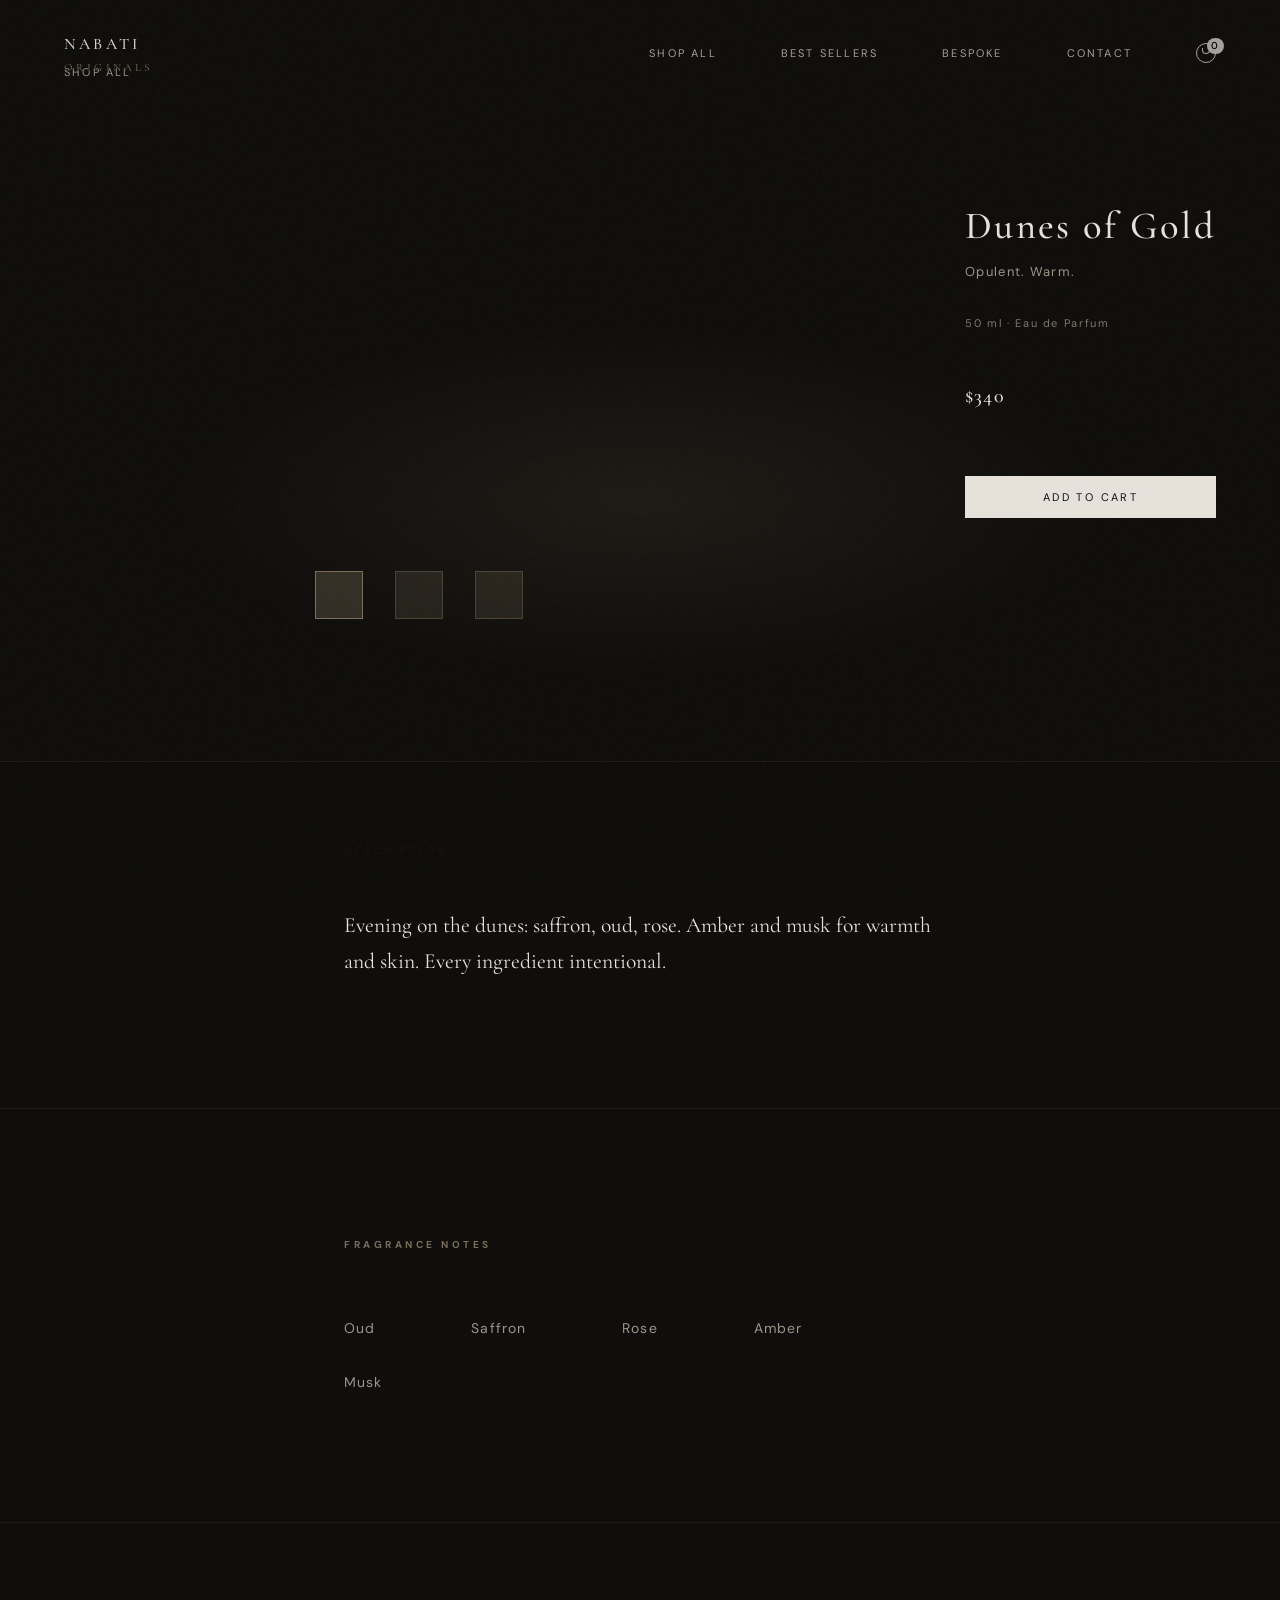
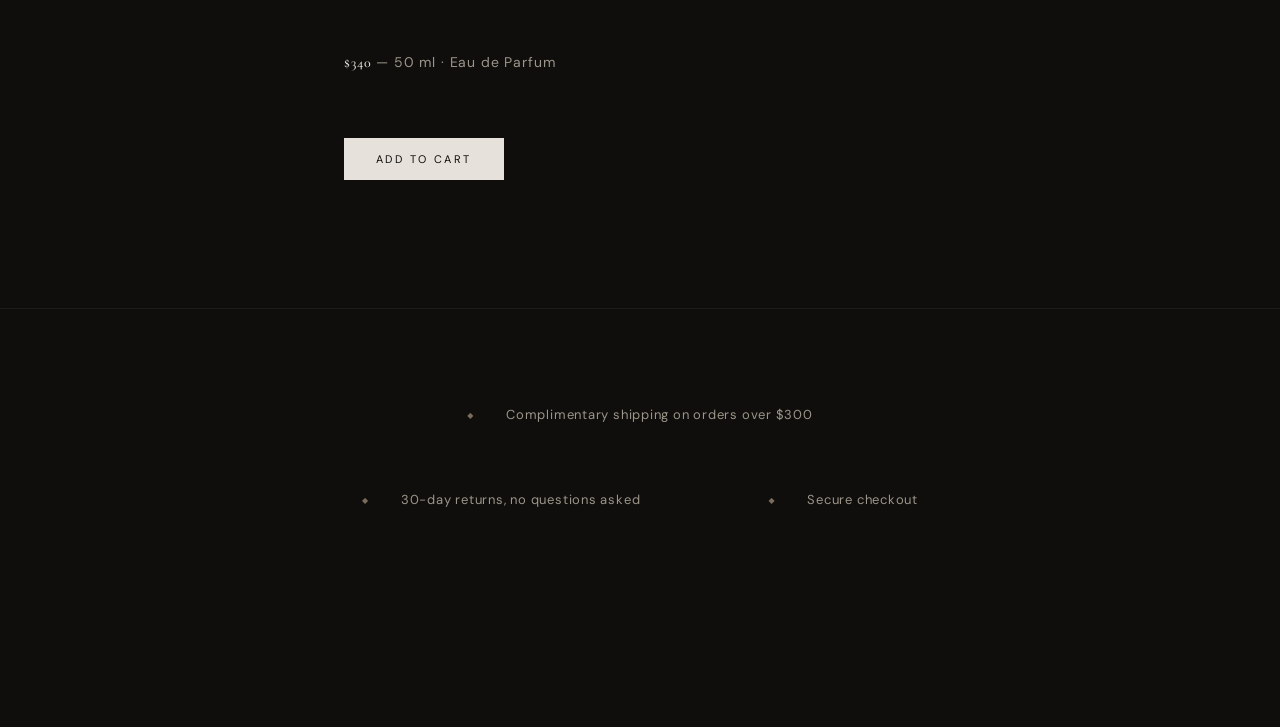
<file: product.html>
<!DOCTYPE html>
<html lang="en">
<head>
  <meta charset="UTF-8" />
  <meta name="viewport" content="width=device-width, initial-scale=1.0" />
  <title>Dunes of Gold — NABATI ORIGINALS</title>
  <meta name="description" content="Dunes of Gold. Opulent, warm. Oud, saffron, rose, amber, musk." />
  <link rel="preconnect" href="https://fonts.googleapis.com" />
  <link rel="preconnect" href="https://fonts.gstatic.com" crossorigin />
  <link href="https://fonts.googleapis.com/css2?family=Cormorant+Garamond:ital,wght@0,300;0,400;0,500;0,600;1,400;1,500&family=DM+Sans:wght@300;400;500&display=swap" rel="stylesheet" />
  <link rel="stylesheet" href="styles.css" />
</head>
<body class="page-product">
  <div class="texture" aria-hidden="true"></div>

  <header class="masthead">
    <div class="masthead-inner">
      <a href="index.html" class="masthead-logo" aria-label="NABATI ORIGINALS">
        <span class="masthead-logo-text on">
          <span class="masthead-word">NABATI</span>
          <span class="masthead-word masthead-word-sub">ORIGINALS</span>
        </span>
      </a>
      <button type="button" class="masthead-menu-btn" aria-label="Open menu" aria-expanded="false" aria-controls="masthead-nav" id="masthead-menu-btn"><span class="masthead-menu-btn-line" aria-hidden="true"></span></button>
      <nav class="masthead-nav" id="masthead-nav" aria-label="Primary">
        <a href="collection.html">Shop All</a>
        <a href="collection.html#featured">Best Sellers</a>
        <a href="bespoke.html">Bespoke</a>
        <a href="index.html#contact">Contact</a>
        <a href="cart.html" class="masthead-cart" aria-label="Cart">
          <span class="masthead-cart-icon" aria-hidden="true"></span>
          <span class="masthead-cart-count" id="masthead-cart-count">0</span>
        </a>
      </nav>
    </div>
  </header>

  <main>
    <section class="product-hero" aria-label="Fragrance">
      <div class="product-hero-bg"></div>
      <a href="collection.html" class="product-back">Shop All</a>
      <div class="product-hero-inner">
        <div class="product-gallery">
          <div class="product-gallery-main product-gallery-main--bottle" id="product-gallery-main" role="img" aria-label="Product"></div>
          <div class="product-gallery-thumbs">
            <button type="button" class="product-gallery-thumb is-active" aria-label="Main view" data-view="main"></button>
            <button type="button" class="product-gallery-thumb" aria-label="Detail view" data-view="detail"></button>
            <button type="button" class="product-gallery-thumb" aria-label="Close-up" data-view="close"></button>
          </div>
        </div>
        <div class="product-hero-copy">
          <h1 class="product-hero-name" id="product-name">Dunes of Gold</h1>
          <p class="product-hero-mood" id="product-mood">Opulent. Warm.</p>
          <p class="product-hero-meta" id="product-meta">50 ml · Eau de Parfum</p>
          <p class="product-hero-price" id="product-hero-price">$340</p>
          <button type="button" class="product-cta-btn product-cta-btn--hero" id="product-add-to-bag-hero">Add to Cart</button>
        </div>
      </div>
    </section>

    <section class="product-story" aria-label="Description">
      <h2 class="product-section-heading">Description</h2>
      <div class="product-story-body" id="product-story">
        <p>Evening on the dunes: saffron, oud, rose. Amber and musk for warmth and skin. Every ingredient intentional.</p>
      </div>
    </section>

    <section class="product-notes">
      <div class="product-notes-inner">
        <h2 class="product-section-heading">Fragrance notes</h2>
        <ul class="product-notes-list" id="product-notes">
          <li>Oud</li>
          <li>Saffron</li>
          <li>Rose</li>
          <li>Amber</li>
          <li>Musk</li>
        </ul>
      </div>
    </section>

    <section class="product-purchase" aria-label="Purchase">
      <div class="product-purchase-inner">
        <p class="product-purchase-meta"><span id="product-price-main">$340</span> — 50 ml · Eau de Parfum</p>
        <button type="button" class="product-cta-btn product-cta-btn--block" id="product-add-to-bag">Add to Cart</button>
      </div>
    </section>

    <section class="product-trust" aria-label="Trust">
      <div class="product-trust-inner">
        <p class="product-trust-item"><span class="product-trust-icon" aria-hidden="true">◆</span> Complimentary shipping on orders over $300</p>
        <p class="product-trust-item"><span class="product-trust-icon" aria-hidden="true">◆</span> 30-day returns, no questions asked</p>
        <p class="product-trust-item"><span class="product-trust-icon" aria-hidden="true">◆</span> Secure checkout</p>
      </div>
    </section>
  </main>

  <!-- Sticky CTA: revealed on scroll -->
  <div class="product-cta-bar" id="product-cta-bar" aria-label="Purchase">
    <div class="product-cta-bar-inner">
      <span class="product-cta-price"><span id="product-price">$340</span> — 50 ml</span>
      <button type="button" class="product-cta-btn" id="product-cta-btn">Add to Cart</button>
    </div>
  </div>

  <script>
    (function() {
      var data = {
        'dunes-of-gold': {
          name: 'Dunes of Gold',
          mood: 'Opulent. Warm.',
          price: '$340',
          story: '<p>Evening on the dunes: saffron, oud, rose. Amber and musk for warmth and skin. Every ingredient intentional.</p>',
          notes: ['Oud', 'Saffron', 'Rose', 'Amber', 'Musk']
        },
        'sacred-smoke': {
          name: 'Sacred Smoke',
          mood: 'Resinous. Timeless.',
          price: '$360',
          story: '<p>Frankincense, myrrh, smoke, cedar, leather. The silence of ritual.</p>',
          notes: ['Frankincense', 'Myrrh', 'Cedar', 'Incense', 'Leather']
        },
        'midnight-oasis': {
          name: 'Midnight Oasis',
          mood: 'Floral. Deep.',
          price: '$340',
          story: '<p>Jasmine at night, anchored by oud and sandalwood. Saffron and vanilla for warmth. Depth over brightness.</p>',
          notes: ['Jasmine', 'Oud', 'Sandalwood', 'Saffron', 'Vanilla']
        }
      };
      var id = (function() {
        var m = /id=([^&]+)/.exec(window.location.search || '');
        return (m && data[m[1]]) ? m[1] : 'dunes-of-gold';
      })();
      var p = data[id];
      if (p) {
        document.title = p.name + ' — NABATI ORIGINALS';
        var el;
        if ((el = document.getElementById('product-name'))) el.textContent = p.name;
        if ((el = document.getElementById('product-mood'))) el.textContent = p.mood;
        if ((el = document.getElementById('product-meta'))) el.textContent = '50 ml · Eau de Parfum';
        if ((el = document.getElementById('product-hero-price'))) el.textContent = p.price;
        if ((el = document.getElementById('product-hero-price'))) el.textContent = p.price;
        if ((el = document.getElementById('product-price'))) el.textContent = p.price;
        if ((el = document.getElementById('product-price-main'))) el.textContent = p.price;
        if ((el = document.getElementById('product-story'))) el.innerHTML = p.story;
        if ((el = document.getElementById('product-notes'))) {
          el.innerHTML = p.notes.map(function(n) { return '<li>' + n + '</li>'; }).join('');
        }
        function addToCartAndGo() {
          if (window.NabatiCart) window.NabatiCart.addItem(id, 1);
          window.location.href = 'cart.html';
        }
        var bagBtn = document.getElementById('product-add-to-bag');
        var bagHero = document.getElementById('product-add-to-bag-hero');
        var barBtn = document.getElementById('product-cta-btn');
        if (bagBtn) bagBtn.addEventListener('click', addToCartAndGo);
        if (bagHero) bagHero.addEventListener('click', addToCartAndGo);
        if (barBtn) barBtn.addEventListener('click', addToCartAndGo);
      }
    })();
  </script>
  <script src="cart-store.js"></script>
  <script src="script.js"></script>
  <script>
    (function() {
      var main = document.getElementById('product-gallery-main');
      var thumbs = document.querySelectorAll('.product-gallery-thumb');
      if (!main || !thumbs.length) return;
      thumbs.forEach(function(btn) {
        btn.addEventListener('click', function() {
          thumbs.forEach(function(b) { b.classList.remove('is-active'); });
          btn.classList.add('is-active');
          var v = btn.getAttribute('data-view');
          main.classList.remove('product-gallery-main--main', 'product-gallery-main--detail', 'product-gallery-main--close');
          main.classList.add('product-gallery-main--' + (v || 'main'));
        });
      });
    })();
  </script>
</body>
</html>
</file>
<file: styles.css>
/* ============================================
   NABATI ORIGINALS — Design System
   Strict. Consistent. No deviations.
   See DESIGN-SYSTEM.md for full reference.
   ============================================ */

:root {
  /* ---- COLOR (strict: no bright, no pure white, soft contrast) ---- */
  /* Primary: deep sand brown / desert umber */
  --color-sand: #2a241a;
  --color-sand-mid: #3d3528;
  /* Primary: smoked black */
  --color-smoke: #1a1816;
  --color-black: #0f0e0c;
  /* Secondary: warm camel, muted amber */
  --color-camel: #6b5d4d;
  --color-amber: #7a6e5a;
  /* Accent: soft brushed gold (use sparingly) */
  --color-gold: #9a8b6e;
  /* Accent: off-white / ivory for contrast only */
  --color-ivory: #e6e2db;
  --color-ivory-muted: #9c9589;

  /* Aliases (use these in components) */
  --sand: var(--color-sand);
  --sand-mid: var(--color-sand-mid);
  --smoke: var(--color-smoke);
  --black: var(--color-black);
  --camel: var(--color-camel);
  --gold: var(--color-gold);
  --gold-muted: var(--color-amber);
  --paper: var(--color-ivory);
  --paper-muted: var(--color-ivory-muted);

  /* Borders & overlays (soft, never sharp) */
  --border-subtle: 1px solid rgba(154, 139, 110, 0.08);
  --border-soft: 1px solid rgba(154, 139, 110, 0.12);
  --border-medium: 1px solid rgba(154, 139, 110, 0.25);
  --overlay-soft: rgba(58, 50, 38, 0.4);
  --overlay-hero: rgba(45, 40, 32, 0.5);
  --shadow-soft: 0 4px 24px rgba(0, 0, 0, 0.2);
  --shadow-candle: 0 8px 32px rgba(0, 0, 0, 0.25);
  --shadow-hover: 0 12px 40px rgba(0, 0, 0, 0.3);

  /* ---- TYPOGRAPHY (H1 > H2 > H3 > body, editorial leads) ---- */
  --font-editorial: "Cormorant Garamond", Georgia, serif;
  --font-body: "DM Sans", system-ui, sans-serif;
  --type-h1: clamp(2.25rem, 5vw, 4rem);
  --type-h2: clamp(1.75rem, 3.5vw, 2.75rem);
  --type-h3: clamp(1.25rem, 2vw, 1.5rem);
  --type-body: 15px;
  --type-small: 13px;
  --type-tiny: 11px;
  --type-label: 10px;
  --leading-tight: 1.05;
  --leading-body: 1.6;
  --leading-relaxed: 1.75;
  --tracking-tight: 0.02em;
  --tracking-mid: 0.08em;
  --tracking-wide: 0.2em;
  --tracking-label: 0.35em;

  /* ---- MOTION (subtle, slow, purposeful) ---- */
  --ease: cubic-bezier(0.4, 0, 0.2, 1);
  --ease-slow: cubic-bezier(0.25, 0.1, 0.25, 1);
  --duration-fast: 0.35s;
  --duration-mid: 0.5s;
  --duration-slow: 0.9s;

  /* ---- SPACING (generous but controlled, editorial rhythm) ---- */
  --rhy: 8px;
  --space-1: calc(var(--rhy) * 2);
  --space-2: calc(var(--rhy) * 4);
  --space-3: calc(var(--rhy) * 6);
  --space-4: calc(var(--rhy) * 8);
  --space-5: calc(var(--rhy) * 12);
  --space-6: calc(var(--rhy) * 16);
  --space-7: calc(var(--rhy) * 20);
  --space-8: calc(var(--rhy) * 24);
  --max-w: 1440px;
  --max-w-narrow: 720px;
  --content-gutter: var(--space-4);

  /* Imagery: single bottle asset, varied crops */
  --bottle: url("https://images.unsplash.com/photo-1594035910387-fea47794261f?w=1200&q=80");

  /* Product card system (mandatory: homepage + collection) */
  --product-card-gap: var(--space-6);
  --product-card-img-ratio: 3 / 4;
  --product-card-body-space: var(--space-4);
}

*,
*::before,
*::after {
  box-sizing: border-box;
  margin: 0;
  padding: 0;
}

html {
  scroll-behavior: smooth;
  -webkit-text-size-adjust: 100%;
  overflow-x: hidden;
}

body {
  font-family: var(--font-body);
  font-weight: 400;
  font-size: var(--type-body);
  line-height: var(--leading-body);
  color: var(--paper-muted);
  background: var(--black);
  overflow-x: hidden;
  min-width: 280px;
}

.texture {
  position: fixed;
  inset: 0;
  pointer-events: none;
  z-index: 9999;
  opacity: 0.018;
  background-image: url("data:image/svg+xml,%3Csvg viewBox='0 0 256 256' xmlns='http://www.w3.org/2000/svg'%3E%3Cfilter id='n'%3E%3CfeTurbulence type='fractalNoise' baseFrequency='0.8' numOctaves='4' stitchTiles='stitch'/%3E%3C/filter%3E%3Crect width='100%25' height='100%25' filter='url(%23n)'/%3E%3C/svg%3E");
}

img {
  max-width: 100%;
  height: auto;
  display: block;
}

a {
  color: inherit;
  text-decoration: none;
}

/* ---- Masthead ---- */
.masthead {
  position: fixed;
  top: 0;
  left: 0;
  right: 0;
  z-index: 100;
  padding: var(--space-2) 0;
  min-height: 56px;
  mix-blend-mode: difference;
  pointer-events: none;
}

.masthead-inner {
  max-width: var(--max-w);
  margin: 0 auto;
  padding-left: max(var(--content-gutter), env(safe-area-inset-left));
  padding-right: max(var(--content-gutter), env(safe-area-inset-right));
  display: flex;
  align-items: center;
  justify-content: space-between;
  width: 100%;
  pointer-events: auto;
}

.masthead > * {
  pointer-events: auto;
}

.masthead-logo {
  display: flex;
  align-items: center;
  color: var(--paper);
}

.masthead-logo-img {
  height: 36px;
  width: auto;
}

.masthead-logo-text {
  display: none;
  flex-direction: column;
  letter-spacing: 0.2em;
  font-family: var(--font-editorial);
  font-weight: 500;
  font-size: 1rem;
}

.masthead-logo-text.on,
.masthead-logo:has(.masthead-logo-img[style*="display: none"]) .masthead-logo-text {
  display: flex;
}

.masthead-word-sub {
  font-size: 0.7rem;
  letter-spacing: 0.28em;
  color: var(--gold-muted);
  margin-top: 1px;
}

.masthead-nav {
  display: flex;
  align-items: center;
  gap: var(--space-4);
  flex-shrink: 0;
}

.masthead-nav a {
  font-size: var(--type-tiny);
  letter-spacing: var(--tracking-wide);
  text-transform: uppercase;
  color: var(--paper);
  opacity: 0.75;
  transition: opacity var(--duration-fast) var(--ease);
  white-space: nowrap;
}

.masthead-nav a:hover {
  opacity: 1;
}

.masthead-nav-current {
  opacity: 1;
}

.masthead-cart {
  position: relative;
  display: flex;
  align-items: center;
  justify-content: center;
}

.masthead-cart-icon {
  width: 20px;
  height: 20px;
  border: 1px solid currentColor;
  border-radius: 50%;
  display: inline-block;
  position: relative;
  top: -1px;
}

.masthead-cart-icon::after {
  content: '';
  position: absolute;
  top: 4px;
  left: 50%;
  transform: translateX(-50%);
  width: 8px;
  height: 6px;
  border: 1px solid currentColor;
  border-top: none;
  border-radius: 0 0 4px 4px;
}

.masthead-cart-count {
  position: absolute;
  top: -6px;
  right: -8px;
  min-width: 16px;
  height: 16px;
  padding: 0 4px;
  font-size: 10px;
  font-weight: 500;
  line-height: 16px;
  text-align: center;
  background: var(--paper);
  color: var(--black);
  border-radius: 8px;
}

.masthead-cart-count:empty,
.masthead-cart[href="cart.html"] .masthead-cart-count {
  display: block;
}

/* Hamburger: hidden on desktop */
.masthead-menu-btn {
  display: none;
}

/* ---- Blocks (editorial rhythm) ---- */
.block {
  padding: var(--space-5) 0;
}

.block-inner {
  max-width: var(--max-w);
  margin: 0 auto;
  padding: 0 var(--content-gutter);
}

.block-inner--narrow {
  max-width: var(--max-w-narrow);
}

.block-inner--asymmetric {
  display: grid;
  grid-template-columns: 1.2fr 1fr;
  gap: var(--space-8);
  align-items: center;
}

.block-inner--reverse {
  direction: rtl;
}

.block-inner--reverse > * {
  direction: ltr;
}

/* ---- Opening ---- */
.open {
  position: relative;
  min-height: 100vh;
  display: flex;
  align-items: center;
  justify-content: center;
  padding: var(--space-4);
}

.open-bg {
  position: absolute;
  inset: 0;
  z-index: 0;
  background: var(--black);
  background-image: radial-gradient(ellipse 70% 50% at 50% 80%, var(--overlay-soft) 0%, transparent 55%);
}

.hero-with-image .open-bg-image {
  background-image: url("https://images.unsplash.com/photo-1594035910387-fea47794261f?w=1600&q=85");
  background-size: cover;
  background-position: 50% 40%;
  opacity: 0.35;
}

.open-cta--primary {
  padding: 14px 32px;
  border: 1px solid rgba(230, 226, 219, 0.4);
  color: var(--paper);
}

.open-cta--primary:hover {
  background: rgba(230, 226, 219, 0.08);
  border-color: var(--gold-muted);
  color: var(--paper);
}

.open-content {
  position: relative;
  z-index: 1;
  text-align: center;
}

.open-line {
  font-family: var(--font-editorial);
  font-size: clamp(0.9rem, 1.5vw, 1rem);
  font-style: italic;
  color: var(--paper-muted);
  letter-spacing: 0.08em;
  margin-bottom: var(--space-5);
  opacity: 0;
  transform: translateY(12px);
  transition: opacity 1.2s var(--ease-slow), transform 1.2s var(--ease-slow);
}

.open-line.revealed {
  opacity: 0.9;
  transform: translateY(0);
}

.open-title {
  opacity: 0;
  transform: translateY(20px) scale(0.98);
  transition: opacity 1.4s var(--ease-slow) 0.3s, transform 1.4s var(--ease-slow) 0.3s;
}

.open-title.revealed {
  opacity: 1;
  transform: translateY(0) scale(1);
}

.open-title-main {
  display: block;
  font-family: var(--font-editorial);
  font-weight: 500;
  font-size: clamp(2.5rem, 6vw, 4.5rem);
  letter-spacing: 0.12em;
  color: var(--paper);
  line-height: 1.05;
}

.open-title-sub {
  display: block;
  font-size: 0.35em;
  letter-spacing: 0.4em;
  color: var(--gold-muted);
  margin-top: 0.15em;
}

.open-tagline {
  font-size: 14px;
  letter-spacing: 0.12em;
  color: var(--paper-muted);
  margin-top: var(--space-3);
  margin-bottom: 0;
  opacity: 0;
  transform: translateY(10px);
  transition: opacity 0.8s var(--ease-slow) 0.2s, transform 0.8s var(--ease-slow) 0.2s;
}

.open-tagline.revealed {
  opacity: 0.9;
  transform: translateY(0);
}

.open-cta {
  display: inline-block;
  margin-top: var(--space-4);
  font-size: 11px;
  letter-spacing: 0.22em;
  text-transform: uppercase;
  color: var(--paper-muted);
  opacity: 0;
  transform: translateY(12px);
  transition: opacity 0.8s var(--ease-slow) 0.4s, transform 0.8s var(--ease-slow) 0.4s, color 0.35s var(--ease);
}

.open-cta.revealed {
  opacity: 1;
  transform: translateY(0);
}

.open-cta:hover {
  color: var(--gold-muted);
}

/* ---- Section pattern: label → title → content ---- */
.section-label {
  display: block;
  font-size: var(--type-label);
  letter-spacing: var(--tracking-label);
  text-transform: uppercase;
  color: var(--gold-muted);
  margin-bottom: var(--space-2);
  opacity: 0;
  transform: translateY(12px);
  transition: opacity var(--duration-slow) var(--ease-slow), transform var(--duration-slow) var(--ease-slow);
}

.section-label.revealed {
  opacity: 1;
  transform: translateY(0);
}

.section-title {
  font-family: var(--font-editorial);
  font-size: clamp(2rem, 4vw, 3rem);
  font-weight: 600;
  color: var(--paper);
  letter-spacing: 0.02em;
  margin-bottom: var(--space-3);
  opacity: 0;
  transform: translateY(16px);
  transition: opacity 0.8s var(--ease-slow), transform 0.8s var(--ease-slow);
}

.section-title.revealed {
  opacity: 1;
  transform: translateY(0);
}

.section-title--small {
  font-size: clamp(1.5rem, 2.5vw, 2rem);
}

.section-intro {
  font-size: 15px;
  line-height: 1.7;
  color: var(--paper-muted);
  max-width: 560px;
  opacity: 0;
  transform: translateY(12px);
  transition: opacity 0.8s var(--ease-slow) 0.1s, transform 0.8s var(--ease-slow) 0.1s;
}

.section-intro.revealed {
  opacity: 1;
  transform: translateY(0);
}

/* ---- Philosophy ---- */
.block-philosophy {
  padding-top: var(--space-6);
  padding-bottom: var(--space-6);
}

.block-quote {
  font-family: var(--font-editorial);
  font-size: clamp(1.5rem, 3vw, 2.25rem);
  font-weight: 400;
  line-height: 1.45;
  color: var(--paper);
  text-align: center;
  margin-bottom: var(--space-3);
  opacity: 0;
  transform: translateY(24px);
  transition: opacity 1s var(--ease-slow), transform 1s var(--ease-slow);
}

.block-quote.revealed {
  opacity: 1;
  transform: translateY(0);
}

.block-quote-body {
  text-align: center;
  font-size: 15px;
  line-height: 1.7;
  color: var(--paper-muted);
  max-width: 580px;
  margin-left: auto;
  margin-right: auto;
  margin-bottom: var(--space-4);
  opacity: 0;
  transform: translateY(16px);
  transition: opacity 0.9s var(--ease-slow) 0.15s, transform 0.9s var(--ease-slow) 0.15s;
}

.block-quote-body.revealed {
  opacity: 1;
  transform: translateY(0);
}

/* ---- Editorial ---- */
.block-editorial {
  padding-top: var(--space-6);
  padding-bottom: var(--space-6);
}

.editorial-visual {
  position: relative;
  overflow: hidden;
  opacity: 0;
  transform: translateY(20px);
  transition: opacity 1s var(--ease-slow), transform 1s var(--ease-slow);
}

.editorial-visual.revealed {
  opacity: 1;
  transform: translateY(0);
}

/* Editorial: negative space first. Optional reference (symbolic, not content) — does not define section */
.editorial-visual--space {
  min-height: 0;
  display: flex;
  align-items: flex-end;
  justify-content: flex-end;
}

.editorial-reference {
  width: 38%;
  max-width: 280px;
  aspect-ratio: 3/4;
  background: var(--sand) var(--bottle) no-repeat;
  background-size: cover;
  background-position: 50% 35%;
}

.editorial-visual--void .editorial-void {
  aspect-ratio: 3/4;
  background: var(--sand);
}

.editorial-copy {
  opacity: 0;
  transform: translateY(20px);
  transition: opacity 1s var(--ease-slow), transform 1s var(--ease-slow);
}

.editorial-copy.revealed {
  opacity: 1;
  transform: translateY(0);
}

.editorial-heading {
  font-family: var(--font-editorial);
  font-size: clamp(1.75rem, 3vw, 2.5rem);
  font-weight: 500;
  color: var(--paper);
  letter-spacing: 0.02em;
  margin-bottom: var(--space-3);
  opacity: 0;
  transform: translateY(16px);
  transition: opacity 0.8s var(--ease-slow), transform 0.8s var(--ease-slow);
}

.editorial-heading.revealed {
  opacity: 1;
  transform: translateY(0);
}

.editorial-body {
  font-size: 15px;
  line-height: 1.75;
  color: var(--paper-muted);
  margin-bottom: var(--space-3);
}

.editorial-link {
  display: inline-block;
  font-size: 11px;
  letter-spacing: 0.2em;
  text-transform: uppercase;
  color: var(--gold-muted);
  margin-top: var(--space-4);
  transition: color 0.35s var(--ease);
}

.editorial-link:hover {
  color: var(--gold);
}

/* ============================================
   PRODUCT CARD SYSTEM (MANDATORY)
   Reusable component: homepage Featured + Collection page.
   Structure: image (primary) → name → type/size → price → View details → Add to Cart.
   Do not hide price. Do not replace with text blocks. 2–3 per row desktop.
   ============================================ */
.product-card-grid {
  display: grid;
  grid-template-columns: repeat(3, 1fr);
  gap: var(--product-card-gap);
  max-width: var(--max-w);
  margin: 0 auto;
  padding: 0 var(--content-gutter);
  align-items: start;
  width: 100%;
  box-sizing: border-box;
}

.product-card {
  position: relative;
  display: flex;
  flex-direction: column;
  min-width: 0;
}

.product-card__link {
  display: block;
  color: inherit;
  flex: 1;
  transition: color 0.35s var(--ease);
  text-align: left;
}

.product-card__link:hover {
  color: var(--paper);
}

.product-card__link:hover .product-card__cta {
  color: var(--gold);
}

/* Primary visual: high-quality product image */
.product-card__img {
  aspect-ratio: var(--product-card-img-ratio);
  background: var(--sand-mid) var(--bottle) no-repeat;
  background-size: cover;
  width: 100%;
  box-shadow: var(--shadow-candle);
  transition: transform 0.5s var(--ease-slow), box-shadow 0.5s var(--ease-slow);
}

.product-card__link:hover .product-card__img {
  transform: translateY(-4px);
  box-shadow: var(--shadow-hover);
}

.product-card__img--1 { background-position: 25% 45%; }
.product-card__img--2 { background-position: 55% 50%; }
.product-card__img--3 { background-position: 75% 48%; }

/* Content block: intentional alignment and spacing */
.product-card__body {
  padding-top: var(--product-card-body-space);
  display: flex;
  flex-direction: column;
  gap: 0;
}

.product-card__name {
  font-family: var(--font-editorial);
  font-size: 1.4rem;
  font-weight: 500;
  line-height: 1.22;
  color: var(--paper);
  letter-spacing: 0.04em;
  margin-bottom: 6px;
}

.product-card__meta {
  font-size: 12px;
  letter-spacing: 0.08em;
  color: var(--paper-muted);
  margin-bottom: var(--space-2);
}

.product-card__price {
  font-family: var(--font-editorial);
  font-size: 1.15rem;
  font-weight: 500;
  color: var(--paper);
  letter-spacing: 0.04em;
  margin-bottom: var(--space-3);
}

/* View details: calm but obvious */
.product-card__cta {
  display: inline-block;
  font-size: 11px;
  letter-spacing: 0.18em;
  text-transform: uppercase;
  color: var(--gold-muted);
  transition: color 0.35s var(--ease), border-color 0.35s var(--ease);
  border-bottom: 1px solid transparent;
  padding-bottom: 2px;
  width: fit-content;
}

.product-card__link:hover .product-card__cta {
  border-bottom-color: var(--gold);
}

.product-card__link:focus-visible {
  outline: 2px solid var(--gold-muted);
  outline-offset: 2px;
}

/* Add to Cart: clear primary action */
.product-card__add {
  width: 100%;
  margin-top: var(--space-4);
  padding: 14px 0;
  font-size: 11px;
  letter-spacing: 0.2em;
  text-transform: uppercase;
  color: var(--paper);
  background: transparent;
  border: 1px solid rgba(154, 139, 110, 0.45);
  cursor: pointer;
  transition: border-color 0.35s var(--ease), color 0.35s var(--ease);
  font-family: var(--font-body);
}

.product-card__add:hover {
  border-color: var(--gold-muted);
  color: var(--gold-muted);
}

/* ---- Featured (homepage): product-first, immediately after hero ---- */
.block-featured {
  padding-top: var(--space-6);
  padding-bottom: var(--space-6);
}

.block-featured .block-inner {
  margin-bottom: var(--space-4);
}

.block-featured .section-title {
  margin-bottom: var(--space-2);
}

.block-featured .section-intro {
  margin-bottom: 0;
  max-width: 36em;
}

.block-featured .product-card-grid {
  margin-top: var(--space-3);
}

/* ---- Collection preview (homepage) ---- */
.block-collection-preview {
  padding-top: var(--space-6);
  padding-bottom: var(--space-6);
}

.block-collection-preview .block-inner {
  margin-bottom: var(--space-5);
}

.block-collection-cta {
  padding-top: var(--space-4);
  padding-bottom: 0;
  text-align: center;
}

.cta-secondary {
  font-size: 11px;
  letter-spacing: 0.22em;
  text-transform: uppercase;
  color: var(--gold-muted);
  transition: color 0.35s var(--ease);
}

.cta-secondary:hover {
  color: var(--gold);
}

/* ---- Horizontal scroll (product cards with imagery) ---- */
.block-horizontal,
.block-collection-preview .horizontal-track {
  overflow: hidden;
}

.block-collection-preview .horizontal-track {
  display: flex;
  align-items: flex-end;
  gap: var(--space-6);
  padding-left: var(--content-gutter);
  padding-right: var(--content-gutter);
  overflow-x: auto;
  overflow-y: hidden;
  scroll-snap-type: x proximity;
  scrollbar-width: none;
  -ms-overflow-style: none;
}

.block-collection-preview .horizontal-track::-webkit-scrollbar {
  display: none;
}

.horizontal-img-wrap {
  margin-bottom: var(--space-3);
  position: relative;
}

.horizontal-img {
  aspect-ratio: 3/4;
  background: var(--sand-mid) var(--bottle) no-repeat;
  background-size: cover;
  box-shadow: var(--shadow-candle);
  transition: transform 0.5s var(--ease-slow), box-shadow 0.5s var(--ease-slow);
}

.horizontal-img--1 {
  background-position: 20% 50%;
}

.horizontal-img--2 {
  background-position: 50% 50%;
}

.horizontal-img--3 {
  background-position: 80% 50%;
}

.horizontal-link:hover .horizontal-img {
  transform: translateY(-4px);
  box-shadow: 0 12px 40px rgba(0, 0, 0, 0.3);
}

.horizontal-cta {
  display: inline-block;
  margin-top: var(--space-2);
  font-size: 11px;
  letter-spacing: 0.18em;
  text-transform: uppercase;
  color: var(--gold-muted);
  transition: color 0.35s var(--ease);
}

.horizontal-link:hover .horizontal-cta {
  color: var(--gold);
}

/* ---- Horizontal scroll (track) ---- */
.block-horizontal {
  padding: var(--space-6) 0;
}

.horizontal-track {
  display: flex;
  align-items: flex-end;
  gap: var(--space-6);
  padding-left: var(--content-gutter);
  padding-right: var(--content-gutter);
  overflow-x: auto;
  overflow-y: hidden;
  scroll-snap-type: x proximity;
  scrollbar-width: none;
  -ms-overflow-style: none;
}

.horizontal-track::-webkit-scrollbar {
  display: none;
}

.horizontal-pad {
  flex: 0 0 1px;
  scroll-snap-align: none;
}

.horizontal-pad--end {
  min-width: 40vw;
}

.horizontal-item {
  flex: 0 0 auto;
  scroll-snap-align: start;
  width: 280px;
}

.horizontal-item--feature {
  width: 380px;
}

/* Horizontal: no imagery — type and negative space only */
.horizontal-link {
  display: block;
  color: inherit;
  transition: color 0.35s var(--ease);
  padding: var(--space-3) 0;
  min-width: 200px;
}

.horizontal-link:hover {
  color: var(--paper);
}

.horizontal-link:hover .horizontal-mood {
  opacity: 1;
}

.horizontal-name {
  display: block;
  font-family: var(--font-editorial);
  font-size: 1.35rem;
  font-weight: 500;
  color: var(--paper);
  letter-spacing: 0.04em;
  margin-bottom: 2px;
}

.horizontal-mood {
  font-size: 12px;
  letter-spacing: 0.08em;
  color: var(--paper-muted);
  opacity: 0.7;
  transition: opacity 0.35s var(--ease);
}

.horizontal-price {
  display: block;
  font-family: var(--font-editorial);
  font-size: 15px;
  font-weight: 500;
  color: var(--paper);
  letter-spacing: 0.04em;
  margin-top: var(--space-1);
}

/* ---- Contact ---- */
.block-contact {
  padding: var(--space-5) 0;
  border-top: 1px solid rgba(154, 139, 110, 0.08);
}

.contact-email {
  display: block;
  text-align: center;
  font-size: 13px;
  letter-spacing: 0.12em;
  color: var(--paper-muted);
  opacity: 0;
  transition: opacity 0.8s var(--ease-slow), color 0.35s var(--ease);
}

.contact-email.revealed {
  opacity: 0.85;
}

.contact-email:hover {
  color: var(--gold-muted);
}

.contact-intro {
  font-size: 14px;
  color: var(--paper-muted);
  margin-bottom: var(--space-3);
  opacity: 0;
  transition: opacity 0.7s var(--ease-slow);
}

.contact-intro.revealed {
  opacity: 1;
}

/* ---- The house (brand story after products) ---- */
.block-house {
  padding-top: var(--space-6);
  padding-bottom: var(--space-5);
  border-top: var(--border-subtle);
}

.block-house .block-quote-body {
  margin-bottom: var(--space-3);
}

/* ---- Bespoke (exclusive, secondary to main products) ---- */
.block-bespoke {
  padding-top: var(--space-5);
  padding-bottom: var(--space-5);
  border-top: var(--border-subtle);
}

.block-bespoke--home .section-title {
  font-size: clamp(1.25rem, 2.5vw, 1.5rem);
}

.block-bespoke--home .block-quote-body {
  margin-bottom: var(--space-3);
}

.editorial-link--bespoke {
  margin-top: var(--space-2);
}

.block-bespoke-hero {
  padding-top: var(--space-6);
  padding-bottom: var(--space-5);
}

.bespoke-title {
  font-family: var(--font-editorial);
  font-size: var(--type-h1);
  font-weight: 500;
  color: var(--paper);
  letter-spacing: var(--tracking-tight);
  margin-bottom: var(--space-2);
  opacity: 0;
  transform: translateY(16px);
  transition: opacity 0.8s var(--ease-slow), transform 0.8s var(--ease-slow);
}

.bespoke-title.revealed {
  opacity: 1;
  transform: translateY(0);
}

.bespoke-subtitle {
  font-family: var(--font-editorial);
  font-size: var(--type-h2);
  font-weight: 400;
  font-style: italic;
  color: var(--gold-muted);
  letter-spacing: var(--tracking-mid);
  margin-bottom: var(--space-4);
  opacity: 0;
  transform: translateY(12px);
  transition: opacity 0.8s var(--ease-slow) 0.1s, transform 0.8s var(--ease-slow) 0.1s;
}

.bespoke-subtitle.revealed {
  opacity: 1;
  transform: translateY(0);
}

.bespoke-intro {
  margin-bottom: var(--space-3);
}

.block-bespoke-content {
  padding-top: 0;
  padding-bottom: var(--space-5);
}

.block-bespoke-content .editorial-body {
  margin-bottom: var(--space-3);
}

.block-bespoke-content .editorial-body:last-child {
  margin-bottom: 0;
}

/* ---- Footer ---- */
.foot {
  padding: var(--space-4) 0;
  border-top: 1px solid rgba(154, 139, 110, 0.08);
}

.foot-inner {
  max-width: var(--max-w);
  margin: 0 auto;
  padding: 0 var(--content-gutter);
  display: flex;
  justify-content: space-between;
  align-items: center;
  flex-wrap: wrap;
  gap: var(--space-2);
  font-size: 10px;
  letter-spacing: 0.2em;
  text-transform: uppercase;
  color: var(--paper-muted);
  opacity: 0.8;
}

.foot-nav {
  display: flex;
  gap: var(--space-4);
}

.foot-nav a {
  color: inherit;
  transition: color 0.35s var(--ease);
}

.foot-nav a:hover {
  color: var(--gold-muted);
}

.foot-copy {
  opacity: 0.7;
}

/* ========== COLLECTION PAGE ========== */
.page-collection .block-inner--asymmetric {
  grid-template-columns: 1fr 1.1fr;
}

.collection-hero {
  padding-top: var(--space-5);
  padding-bottom: var(--space-4);
}

.collection-title {
  font-family: var(--font-editorial);
  font-size: clamp(2rem, 4vw, 3.25rem);
  font-weight: 500;
  color: var(--paper);
  letter-spacing: 0.02em;
  margin-bottom: var(--space-3);
  opacity: 0;
  transform: translateY(16px);
  transition: opacity 0.8s var(--ease-slow), transform 0.8s var(--ease-slow);
}

.collection-title.revealed {
  opacity: 1;
  transform: translateY(0);
}

.collection-intro {
  font-size: 15px;
  line-height: 1.7;
  color: var(--paper-muted);
  max-width: 560px;
  opacity: 0;
  transform: translateY(12px);
  transition: opacity 0.8s var(--ease-slow) 0.1s, transform 0.8s var(--ease-slow) 0.1s;
}

.collection-intro.revealed {
  opacity: 1;
  transform: translateY(0);
}

.collection-hero .collection-title {
  margin-bottom: var(--space-2);
}

.collection-layout {
  max-width: var(--max-w);
  margin: 0 auto;
  padding: 0 var(--content-gutter) var(--space-8);
}

.collection-item {
  display: grid;
  grid-template-columns: 1.25fr 1fr;
  gap: var(--space-6);
  align-items: center;
  min-height: 60vh;
  padding: var(--space-5) 0;
  border-bottom: 1px solid rgba(154, 139, 110, 0.1);
}

.collection-item:nth-child(even) {
  direction: rtl;
}

.collection-item:nth-child(even) > * {
  direction: ltr;
}

.collection-item:last-child {
  border-bottom: 0;
}

.collection-item-visual {
  position: relative;
}

.collection-item-img {
  aspect-ratio: 3/4;
  max-width: 440px;
  background: var(--sand-mid) var(--bottle) no-repeat;
  background-size: cover;
  box-shadow: var(--shadow-candle);
}

.collection-item-img--1 {
  background-position: 25% 45%;
}

.collection-item-img--2 {
  background-position: 55% 50%;
}

.collection-item-img--3 {
  background-position: 75% 48%;
}

.collection-item--large .collection-item-img {
  max-width: 500px;
}

.collection-item-copy {
  padding: var(--space-4) 0;
}

.collection-item-cta {
  display: inline-block;
  margin-top: var(--space-4);
  font-size: 11px;
  letter-spacing: 0.2em;
  text-transform: uppercase;
  color: var(--gold-muted);
  transition: color 0.35s var(--ease);
}

.collection-item-cta:hover {
  color: var(--gold);
}

/* Collection page: same product-card-grid as homepage */
.collection-grid-block {
  padding-top: var(--space-2);
  padding-bottom: var(--space-8);
}

.collection-grid-block .product-card-grid {
  margin-top: 0;
}

.collection-contact {
  padding-top: var(--space-5);
}

.collection-item-name {
  font-family: var(--font-editorial);
  font-size: clamp(2rem, 4vw, 3rem);
  font-weight: 500;
  color: var(--paper);
  letter-spacing: 0.02em;
  margin-bottom: var(--space-2);
}

.collection-item-name .collection-item-link {
  color: inherit;
  transition: color 0.35s var(--ease);
}

.collection-item-name .collection-item-link:hover {
  color: var(--gold-muted);
}

.collection-item-mood {
  font-size: 14px;
  letter-spacing: 0.06em;
  color: var(--paper-muted);
  margin-bottom: var(--space-2);
}

.collection-item-notes {
  font-size: 12px;
  letter-spacing: 0.08em;
  color: var(--paper-muted);
  opacity: 0.8;
  line-height: 1.8;
}

.collection-item-meta {
  font-size: 11px;
  letter-spacing: 0.12em;
  color: var(--paper-muted);
  opacity: 0.85;
  margin-top: var(--space-3);
  margin-bottom: 0;
}

.collection-item-price {
  font-family: var(--font-editorial);
  color: var(--paper);
  font-weight: 500;
}

/* ========== PRODUCT PAGE ========== */
.page-product {
  padding-bottom: 120px;
}

.product-hero {
  position: relative;
  min-height: 75vh;
  display: flex;
  align-items: center;
  justify-content: center;
  padding: var(--space-5) 0;
}

.product-hero-inner {
  position: relative;
  z-index: 1;
  display: flex;
  align-items: center;
  justify-content: center;
  gap: var(--space-8);
  flex-wrap: wrap;
  max-width: var(--max-w);
  margin: 0 auto;
  padding: 0 var(--content-gutter);
  width: 100%;
  min-width: 0;
  box-sizing: border-box;
}

.product-hero-bg {
  position: absolute;
  inset: 0;
  background: var(--black);
  background-image: radial-gradient(ellipse 60% 40% at 50% 70%, var(--overlay-hero) 0%, transparent 60%);
}

.product-gallery {
  position: relative;
  z-index: 1;
  display: flex;
  flex-direction: column;
  align-items: center;
  justify-content: center;
  width: 100%;
  max-width: 320px;
  margin: 0 auto;
}

.product-gallery-main {
  width: 100%;
  aspect-ratio: 3/4;
  max-height: 70vh;
  background: var(--bottle) no-repeat center;
  background-size: contain;
  transition: background-position 0.4s var(--ease);
}

.product-gallery-main--bottle,
.product-gallery-main--main {
  background-position: 50% 45%;
}

.product-gallery-main--detail {
  background-position: 60% 50%;
  background-size: 120% auto;
}

.product-gallery-main--close {
  background-position: 50% 35%;
  background-size: 140% auto;
}

.product-gallery-thumbs {
  display: flex;
  gap: var(--space-2);
  margin-top: var(--space-3);
}

.product-gallery-thumb {
  width: 48px;
  height: 48px;
  padding: 0;
  background: rgba(154, 139, 110, 0.15);
  border: 1px solid rgba(154, 139, 110, 0.3);
  cursor: pointer;
  transition: border-color 0.35s var(--ease), background 0.35s var(--ease);
}

.product-gallery-thumb:hover,
.product-gallery-thumb.is-active {
  border-color: var(--gold-muted);
  background: rgba(154, 139, 110, 0.25);
}

.product-back {
  position: absolute;
  top: var(--space-4);
  left: var(--space-4);
  z-index: 2;
  font-size: 11px;
  letter-spacing: 0.2em;
  text-transform: uppercase;
  color: var(--paper-muted);
  transition: color 0.35s var(--ease);
}

.product-back:hover {
  color: var(--paper);
}

.product-hero-copy {
  position: relative;
  z-index: 1;
  text-align: left;
  min-width: 220px;
}

.product-section-heading {
  font-size: 10px;
  letter-spacing: 0.35em;
  text-transform: uppercase;
  color: var(--gold-muted);
  margin-bottom: var(--space-3);
}

.product-story .product-section-heading {
  margin-top: 0;
}

.product-notes .product-section-heading {
  margin-bottom: var(--space-4);
}

.product-hero-name {
  font-family: var(--font-editorial);
  font-size: clamp(1.75rem, 3vw, 2.5rem);
  font-weight: 500;
  color: var(--paper);
  letter-spacing: 0.06em;
  margin-bottom: 4px;
}

.product-hero-mood {
  font-size: 13px;
  letter-spacing: 0.1em;
  color: var(--paper-muted);
}

.product-hero-meta {
  font-size: 11px;
  letter-spacing: 0.15em;
  color: var(--paper-muted);
  opacity: 0.8;
  margin-top: var(--space-2);
}

.product-hero-price {
  font-family: var(--font-editorial);
  font-size: 1.25rem;
  font-weight: 500;
  color: var(--paper);
  letter-spacing: 0.06em;
  margin-top: var(--space-3);
}

.product-story {
  max-width: var(--max-w-narrow);
  margin: 0 auto;
  padding: var(--space-6) var(--content-gutter);
}

.product-story-body {
  font-family: var(--font-editorial);
  font-size: clamp(1.15rem, 2vw, 1.35rem);
  line-height: 1.7;
  color: var(--paper);
}

.product-story-body p {
  margin-bottom: var(--space-3);
}

.product-story-body p:last-child {
  margin-bottom: 0;
}

.product-notes {
  padding: var(--space-6) 0;
  border-top: 1px solid rgba(154, 139, 110, 0.1);
}

.product-notes-inner {
  max-width: var(--max-w-narrow);
  margin: 0 auto;
  padding: 0 var(--content-gutter);
}

.product-notes-list {
  list-style: none;
  display: flex;
  flex-wrap: wrap;
  gap: var(--space-2) var(--space-5);
  margin-top: var(--space-2);
}

.product-notes-list li {
  font-size: 14px;
  letter-spacing: 0.08em;
  color: var(--paper-muted);
}

/* PDP in-content purchase: clear, calm, confident */
.product-purchase {
  padding: var(--space-6) 0;
  border-top: 1px solid rgba(154, 139, 110, 0.1);
}

.product-purchase-inner {
  max-width: var(--max-w-narrow);
  margin: 0 auto;
  padding: 0 var(--content-gutter);
}

.product-purchase-meta {
  font-size: 14px;
  letter-spacing: 0.06em;
  color: var(--paper-muted);
  margin-bottom: var(--space-4);
}

.product-purchase-meta span {
  font-family: var(--font-editorial);
  color: var(--paper);
  font-weight: 500;
}

.product-cta-btn--block {
  display: inline-block;
  text-align: center;
  padding: 14px 40px;
  font-size: 11px;
  letter-spacing: 0.22em;
  text-transform: uppercase;
  color: var(--black);
  background: var(--paper);
  border: none;
  cursor: pointer;
  transition: background 0.35s var(--ease), color 0.35s var(--ease);
  text-decoration: none;
  font-family: var(--font-body);
}

.product-cta-btn--block:hover {
  background: var(--gold-muted);
  color: var(--paper);
}

.product-cta-btn--hero {
  margin-top: var(--space-4);
  width: 100%;
  max-width: 280px;
}

/* Product sticky CTA — revealed on scroll, same tone */
.product-cta-bar {
  position: fixed;
  bottom: 0;
  left: 0;
  right: 0;
  z-index: 50;
  padding: var(--space-3) var(--content-gutter);
  background: rgba(15, 14, 12, 0.96);
  border-top: var(--border-soft);
  display: flex;
  align-items: center;
  justify-content: center;
  gap: var(--space-4);
}

.product-cta-bar-inner {
  max-width: var(--max-w);
  margin: 0 auto;
  width: 100%;
  display: flex;
  align-items: center;
  justify-content: space-between;
  gap: var(--space-4);
  opacity: 0;
  visibility: hidden;
  transform: translateY(100%);
  transition: opacity var(--duration-mid) var(--ease-slow), transform var(--duration-mid) var(--ease-slow), visibility var(--duration-mid);
}

.product-cta-bar.visible {
  opacity: 1;
  visibility: visible;
  transform: translateY(0);
}

.product-cta-price {
  font-size: 14px;
  letter-spacing: 0.06em;
  color: var(--paper-muted);
}

.product-cta-price span {
  color: var(--paper);
  font-family: var(--font-editorial);
}

.product-cta-btn {
  display: inline-block;
  padding: 14px 32px;
  font-size: 11px;
  letter-spacing: 0.22em;
  text-transform: uppercase;
  color: var(--black);
  background: var(--paper);
  border: none;
  cursor: pointer;
  transition: background 0.35s var(--ease), color 0.35s var(--ease);
  text-decoration: none;
  font-family: var(--font-body);
}

.product-cta-btn:hover {
  background: var(--gold-muted);
  color: var(--paper);
}

.product-trust {
  padding: var(--space-5) 0;
  border-top: 1px solid rgba(154, 139, 110, 0.1);
}

.product-trust-inner {
  max-width: var(--max-w-narrow);
  margin: 0 auto;
  padding: 0 var(--content-gutter);
  display: flex;
  flex-wrap: wrap;
  gap: var(--space-4) var(--space-6);
  justify-content: center;
}

.product-trust-item {
  font-size: 13px;
  letter-spacing: 0.06em;
  color: var(--paper-muted);
  display: flex;
  align-items: center;
  gap: var(--space-2);
}

.product-trust-icon {
  color: var(--gold-muted);
  font-size: 8px;
}

/* ========== CHECKOUT PAGE ========== */
.page-checkout {
  min-height: 100vh;
  min-height: 100dvh;
  display: flex;
  flex-direction: column;
  padding: var(--space-6) var(--content-gutter);
  padding-top: max(var(--space-6), env(safe-area-inset-top));
  padding-bottom: max(var(--space-6), env(safe-area-inset-bottom));
  padding-left: max(var(--content-gutter), env(safe-area-inset-left));
  padding-right: max(var(--content-gutter), env(safe-area-inset-right));
  box-sizing: border-box;
}

.checkout-header {
  max-width: 520px;
  margin: 0 auto;
  width: 100%;
  margin-bottom: var(--space-6);
  padding: 0;
}

.checkout-logo {
  font-family: var(--font-editorial);
  font-size: 1rem;
  letter-spacing: 0.2em;
  color: var(--paper);
}

.checkout-back {
  display: inline-block;
  font-size: 11px;
  letter-spacing: 0.18em;
  text-transform: uppercase;
  color: var(--paper-muted);
  margin-top: var(--space-2);
  transition: color 0.35s var(--ease);
}

.checkout-back:hover {
  color: var(--gold-muted);
}

.checkout-title {
  font-family: var(--font-editorial);
  font-size: 1.5rem;
  font-weight: 500;
  color: var(--paper);
  letter-spacing: 0.02em;
  margin-top: var(--space-4);
  margin-bottom: var(--space-1);
}

.checkout-steps {
  font-size: var(--type-small);
  color: var(--paper-muted);
  letter-spacing: 0.06em;
  margin-bottom: var(--space-2);
}

.checkout-order-summary {
  max-width: 520px;
  margin: 0 auto var(--space-6);
  width: 100%;
  padding: var(--space-4) 0;
  border-bottom: 1px solid rgba(154, 139, 110, 0.12);
}

.checkout-order-inner {
  padding: 0;
}

.checkout-summary-heading {
  font-size: 10px;
  letter-spacing: 0.3em;
  text-transform: uppercase;
  color: var(--gold-muted);
  margin-bottom: var(--space-3);
}

.checkout-summary-line {
  display: flex;
  justify-content: space-between;
  align-items: baseline;
  margin-bottom: var(--space-2);
}

.checkout-summary-name {
  font-family: var(--font-editorial);
  font-size: 1.1rem;
  font-weight: 500;
  color: var(--paper);
}

.checkout-summary-meta {
  font-size: 13px;
  color: var(--paper-muted);
}

.checkout-summary-total {
  font-family: var(--font-editorial);
  font-size: 1.25rem;
  font-weight: 500;
  color: var(--paper);
  margin-top: var(--space-3);
  padding-top: var(--space-3);
  border-top: 1px solid rgba(154, 139, 110, 0.15);
}

.checkout-summary-total-label {
  font-size: 0.85rem;
  font-weight: 400;
  letter-spacing: 0.12em;
  color: var(--paper-muted);
  margin-right: var(--space-2);
}

.checkout-form-wrap {
  max-width: 520px;
  margin: 0 auto;
  width: 100%;
  flex: 1;
  min-width: 0;
}

.checkout-secure-label {
  font-size: var(--type-label);
  letter-spacing: var(--tracking-wide);
  text-transform: uppercase;
  color: var(--gold-muted);
  margin-bottom: var(--space-4);
}

.checkout-section {
  border: none;
  margin: 0 0 var(--space-6) 0;
  padding: 0;
}

.checkout-section-legend {
  font-size: 10px;
  letter-spacing: 0.3em;
  text-transform: uppercase;
  color: var(--gold-muted);
  margin-bottom: var(--space-4);
  padding: 0;
}

.checkout-form label {
  display: block;
  font-size: 11px;
  letter-spacing: 0.15em;
  text-transform: uppercase;
  color: var(--paper-muted);
  margin-bottom: 8px;
}

.checkout-form input {
  width: 100%;
  padding: 14px 0;
  font-family: var(--font-body);
  font-size: 15px;
  color: var(--paper);
  background: transparent;
  border: none;
  border-bottom: 1px solid rgba(154, 139, 110, 0.25);
  margin-bottom: var(--space-4);
  transition: border-color 0.35s var(--ease);
}

.checkout-form input::placeholder {
  color: var(--paper-muted);
  opacity: 0.6;
}

.checkout-form input:focus {
  outline: none;
  border-bottom-color: var(--gold-muted);
}

.checkout-form .row {
  display: grid;
  grid-template-columns: 1fr 1fr;
  gap: var(--space-4);
}

.checkout-submit {
  width: 100%;
  min-height: 48px;
  margin-top: var(--space-6);
  padding: 16px;
  font-size: 11px;
  letter-spacing: 0.22em;
  text-transform: uppercase;
  color: var(--black);
  background: var(--paper);
  border: none;
  cursor: pointer;
  transition: background 0.35s var(--ease), color 0.35s var(--ease);
  -webkit-tap-highlight-color: transparent;
}

.checkout-submit:hover {
  background: var(--gold-muted);
  color: var(--paper);
}

.checkout-submit:focus-visible,
.product-cta-btn:focus-visible,
.product-cta-btn--block:focus-visible,
.cart-checkout-btn:focus-visible,
.product-card__add:focus-visible {
  outline: 2px solid var(--gold-muted);
  outline-offset: 2px;
}

.checkout-trust {
  margin-top: var(--space-6);
  padding-top: var(--space-4);
  border-top: 1px solid rgba(154, 139, 110, 0.12);
}

.checkout-trust-line {
  font-size: 13px;
  letter-spacing: 0.06em;
  color: var(--paper-muted);
  margin-bottom: var(--space-1);
}

.checkout-trust-icon {
  margin-right: var(--space-1);
}

/* ---- Responsive: tablet and below — hamburger menu, slim lightweight header ---- */
@media (max-width: 900px) {
  /* Lightweight: transparent by default; subtle background only on scroll (see .masthead-scrolled) */
  .masthead {
    mix-blend-mode: normal;
    min-height: 0;
    padding: 10px 0;
    background: rgba(15, 14, 12, 0.18);
    border-bottom: 1px solid rgba(154, 139, 110, 0.08);
    transition: background 0.35s ease, border-color 0.35s ease, backdrop-filter 0.35s ease;
  }

  .masthead.masthead-scrolled {
    background: rgba(15, 14, 12, 0.82);
    backdrop-filter: blur(10px);
    -webkit-backdrop-filter: blur(10px);
    border-bottom-color: rgba(154, 139, 110, 0.12);
  }

  .masthead-inner {
    flex-direction: row;
    flex-wrap: wrap;
    align-items: center;
    justify-content: space-between;
    gap: 0;
    min-height: 32px;
    padding: 0 max(var(--content-gutter), env(safe-area-inset-left)) 0 max(var(--content-gutter), env(safe-area-inset-right));
    max-width: 100%;
  }

  .masthead-logo {
    flex-shrink: 0;
    margin: 0;
    padding: 0;
  }

  /* Hamburger button: visible on small screens */
  .masthead-menu-btn {
    display: flex;
    flex-direction: column;
    align-items: center;
    justify-content: center;
    gap: 5px;
    width: 44px;
    height: 44px;
    padding: 0;
    background: transparent;
    border: none;
    cursor: pointer;
    color: var(--paper);
    -webkit-tap-highlight-color: transparent;
  }

  .masthead-menu-btn::before,
  .masthead-menu-btn::after {
    content: '';
    display: block;
    width: 20px;
    height: 1px;
    background: currentColor;
    transition: transform 0.3s ease, opacity 0.3s ease;
  }

  .masthead-menu-btn::before {
    margin-bottom: 5px;
  }

  .masthead-menu-btn .masthead-menu-btn-line {
    display: block;
    width: 20px;
    height: 1px;
    margin-bottom: 5px;
    background: currentColor;
    transition: opacity 0.3s ease;
  }

  .masthead-menu-open .masthead-menu-btn .masthead-menu-btn-line {
    opacity: 0;
  }

  .masthead-menu-open .masthead-menu-btn::before {
    transform: translateY(6px) rotate(45deg);
  }

  .masthead-menu-open .masthead-menu-btn::after {
    transform: translateY(-6px) rotate(-45deg);
  }

  /* Nav: hidden by default, full-width dropdown when open */
  .masthead-nav {
    display: none;
    width: 100%;
    flex-basis: 100%;
    order: 99;
    padding: var(--space-4) 0 var(--space-3);
    padding-left: max(var(--content-gutter), env(safe-area-inset-left));
    padding-right: max(var(--content-gutter), env(safe-area-inset-right));
    border-top: 1px solid rgba(154, 139, 110, 0.2);
    margin-top: var(--space-2);
    box-sizing: border-box;
  }

  .masthead-menu-open .masthead-nav {
    display: flex;
    flex-direction: column;
    gap: 0;
    align-items: stretch;
  }

  .masthead-menu-open .masthead-nav a {
    display: flex;
    align-items: center;
    justify-content: flex-start;
    padding: var(--space-3) 0;
    font-size: 12px;
    letter-spacing: 0.2em;
    min-height: 48px;
    width: 100%;
    max-width: none;
    border: none;
    box-sizing: border-box;
  }

  .masthead-menu-open .masthead-cart {
    grid-column: unset;
    max-width: none;
  }

  .masthead-logo-text {
    font-size: 0.82rem;
    letter-spacing: 0.16em;
    line-height: 1.2;
  }

  .masthead-word-sub {
    font-size: 0.6rem;
    letter-spacing: 0.24em;
    margin-top: 0.5px;
  }

  /* Hero starts below slim header */
  .open {
    padding-top: calc(56px + env(safe-area-inset-top));
    padding-left: max(var(--content-gutter), env(safe-area-inset-left));
    padding-right: max(var(--content-gutter), env(safe-area-inset-right));
  }

  .block-inner,
  .block-inner--narrow {
    padding-left: max(var(--content-gutter), env(safe-area-inset-left));
    padding-right: max(var(--content-gutter), env(safe-area-inset-right));
  }

  .product-card-grid {
    padding-left: max(var(--content-gutter), env(safe-area-inset-left));
    padding-right: max(var(--content-gutter), env(safe-area-inset-right));
  }

  .open-title-main {
    font-size: clamp(1.75rem, 7vw, 2.5rem);
  }

  .block-inner--asymmetric,
  .block-inner--reverse {
    grid-template-columns: 1fr;
    direction: ltr;
    gap: var(--space-5);
  }

  .product-card-grid {
    grid-template-columns: repeat(2, 1fr);
    gap: var(--space-5);
  }

  .collection-item,
  .collection-item:nth-child(even) {
    grid-template-columns: 1fr;
    direction: ltr;
    min-height: auto;
    padding: var(--space-5) 0;
  }

  .product-purchase {
    padding: var(--space-6) 0;
  }

  .collection-item-img {
    max-width: 100%;
  }

  .foot-inner {
    flex-direction: column;
    text-align: center;
    gap: var(--space-3);
  }

  .block {
    padding: var(--space-5) 0;
  }

  .block-featured {
    padding-top: var(--space-6);
    padding-bottom: var(--space-6);
  }

  .block-house,
  .block-bespoke {
    padding-top: var(--space-5);
    padding-bottom: var(--space-5);
  }
}

/* ---- 768px: keep grid nav, more padding ---- */
@media (max-width: 768px) {
  .open {
    padding-top: calc(100px + var(--space-4) + env(safe-area-inset-top));
  }

  .open-title-main {
    font-size: clamp(1.7rem, 7.5vw, 2.35rem);
  }
}

/* ---- Responsive: mobile ---- */
@media (max-width: 600px) {
  body {
    --content-gutter: var(--space-3);
    font-size: 15px;
  }

  /* Header: readable and tappable; no blend so it’s always visible */
  .masthead {
    min-height: 0;
    padding: 8px 0;
    mix-blend-mode: normal;
    background: rgba(15, 14, 12, 0.2);
    border-bottom: 1px solid rgba(154, 139, 110, 0.06);
  }

  .masthead-inner {
    min-height: 0;
    padding-left: max(var(--content-gutter), env(safe-area-inset-left));
    padding-right: max(var(--content-gutter), env(safe-area-inset-right));
    max-width: 100%;
  }

  .masthead-logo {
    padding: 0;
    margin: 0;
  }

  .masthead-logo-text {
    font-size: 0.78rem;
    letter-spacing: 0.14em;
  }

  .masthead-word-sub {
    font-size: 0.56rem;
    letter-spacing: 0.22em;
    margin-top: 0.5px;
  }

  .masthead-menu-open .masthead-nav a {
    font-size: 11px;
    letter-spacing: 0.16em;
  }

  /* Main content: clear fixed header */
  main {
    padding-top: 0;
  }

  .page-home main,
  .page-collection main,
  .page-bespoke main {
    padding-top: 0;
  }

  /* ---- Mobile hero: same horizontal alignment as rest of page ---- */
  .open {
    padding-left: max(var(--content-gutter), env(safe-area-inset-left));
    padding-right: max(var(--content-gutter), env(safe-area-inset-right));
    padding-top: calc(50px + var(--space-6) + env(safe-area-inset-top));
    padding-bottom: var(--space-7);
    min-height: 100vh;
    min-height: 100dvh;
    align-items: center;
    justify-content: center;
  }

  /* Dark gradient overlay for text readability */
  .open::before {
    content: '';
    position: absolute;
    inset: 0;
    z-index: 0.5;
    pointer-events: none;
    background: linear-gradient(to bottom, rgba(15, 14, 12, 0.5) 0%, rgba(15, 14, 12, 0.72) 50%, rgba(15, 14, 12, 0.88) 100%);
  }

  /* Reposition hero image for mobile: center bottle, reduce dominance */
  .hero-with-image .open-bg-image {
    background-position: 50% 48%;
    background-size: cover;
    opacity: 0.28;
  }

  .open-content {
    z-index: 1;
    padding: var(--space-4) 0;
    max-width: 22em;
    margin: 0 auto;
  }

  /* Hide duplicate brand (header already shows logo) */
  .open-title {
    display: none !important;
  }

  .open-line {
    font-size: 0.95rem;
    margin-bottom: var(--space-5);
    color: var(--paper);
    text-shadow: 0 1px 3px rgba(0, 0, 0, 0.5);
    letter-spacing: 0.1em;
  }

  .open-tagline {
    font-size: 13px;
    margin-top: var(--space-3);
    margin-bottom: 0;
    letter-spacing: 0.12em;
    color: rgba(230, 226, 219, 0.95);
    text-shadow: 0 1px 2px rgba(0, 0, 0, 0.4);
  }

  .open-cta {
    margin-top: var(--space-6);
    margin-bottom: 0;
  }

  .open-cta--primary {
    display: inline-flex;
    align-items: center;
    justify-content: center;
    min-height: 48px;
    padding: 16px 32px;
    font-size: 12px;
    letter-spacing: 0.2em;
    color: var(--paper);
    background: rgba(230, 226, 219, 0.12);
    border: 1px solid rgba(230, 226, 219, 0.55);
    border-radius: 0;
    text-shadow: 0 1px 2px rgba(0, 0, 0, 0.3);
    -webkit-tap-highlight-color: transparent;
  }

  .open-cta--primary:hover {
    background: rgba(230, 226, 219, 0.18);
    border-color: rgba(230, 226, 219, 0.7);
  }

  .block {
    padding: var(--space-5) 0;
  }

  .block-inner {
    padding: 0 var(--content-gutter);
  }

  .section-label {
    font-size: 10px;
  }

  .section-title {
    font-size: clamp(1.6rem, 6vw, 2.25rem);
    margin-bottom: var(--space-3);
    line-height: 1.2;
  }

  .section-intro,
  .collection-intro {
    font-size: 15px;
    line-height: 1.65;
  }

  .block-quote-body {
    font-size: 15px;
    line-height: 1.7;
    margin-bottom: var(--space-4);
  }

  .editorial-link {
    margin-top: var(--space-4);
    font-size: 12px;
    padding: var(--space-2) 0;
  }

  /* Product cards: 2 columns; same horizontal alignment as header/content */
  .product-card-grid {
    grid-template-columns: repeat(2, 1fr);
    gap: var(--space-4);
    padding-left: max(var(--content-gutter), env(safe-area-inset-left));
    padding-right: max(var(--content-gutter), env(safe-area-inset-right));
  }

  .block-inner,
  .block-inner--narrow {
    padding-left: max(var(--content-gutter), env(safe-area-inset-left));
    padding-right: max(var(--content-gutter), env(safe-area-inset-right));
  }

  .foot-inner {
    padding-left: max(var(--content-gutter), env(safe-area-inset-left));
    padding-right: max(var(--content-gutter), env(safe-area-inset-right));
  }

  .cart-main {
    padding-left: max(var(--content-gutter), env(safe-area-inset-left));
    padding-right: max(var(--content-gutter), env(safe-area-inset-right));
  }

  .product-card__img {
    margin-bottom: var(--space-3);
  }

  .product-card__body {
    padding-top: var(--space-3);
  }

  .product-card__name {
    font-size: 1.35rem;
  }

  .product-card__price {
    font-size: 1.1rem;
  }

  .product-card__add,
  .product-cta-btn--block,
  .product-cta-btn--hero,
  .cart-checkout-btn,
  .checkout-submit {
    min-height: 48px;
    padding: 16px 24px;
    font-size: 12px;
    display: inline-flex;
    align-items: center;
    justify-content: center;
  }

  .product-card__add {
    width: 100%;
    margin-top: var(--space-3);
  }

  .cta-secondary {
    font-size: 12px;
    padding: var(--space-2) 0;
    display: inline-block;
  }

  .cart-item {
    grid-template-columns: 88px 1fr;
    gap: var(--space-4);
    padding: var(--space-4) 0;
  }

  .cart-item-img {
    min-height: 100px;
  }

  .cart-item-name {
    font-size: 1.2rem;
  }

  .horizontal-item {
    width: 260px;
  }

  .product-gallery-main {
    max-height: 55vh;
  }

  .product-hero {
    min-height: auto;
    padding: var(--space-5) 0;
    padding-top: calc(100px + var(--space-5) + env(safe-area-inset-top));
  }

  .product-hero-inner {
    flex-direction: column;
    gap: var(--space-6);
    padding-left: max(var(--content-gutter), env(safe-area-inset-left));
    padding-right: max(var(--content-gutter), env(safe-area-inset-right));
  }

  .product-gallery {
    max-width: 100%;
  }

  .product-hero-copy {
    text-align: center;
    min-width: 0;
    width: 100%;
  }

  .product-hero-name {
    font-size: clamp(1.6rem, 6vw, 2.25rem);
  }

  .product-hero-price {
    font-size: 1.25rem;
  }

  .product-cta-btn--hero {
    max-width: 100%;
    width: 100%;
  }

  .horizontal-item--feature {
    width: 280px;
  }

  .product-cta-bar {
    padding: var(--space-4) var(--content-gutter);
    padding-bottom: max(var(--space-4), env(safe-area-inset-bottom));
    flex-direction: column;
    align-items: stretch;
  }

  .product-cta-bar-inner {
    flex-direction: column;
    gap: var(--space-4);
  }

  .product-cta-bar .product-cta-btn {
    width: 100%;
    min-height: 48px;
    justify-content: center;
  }

  .product-story,
  .product-notes-inner,
  .product-purchase-inner,
  .product-trust-inner {
    padding-left: max(var(--content-gutter), env(safe-area-inset-left));
    padding-right: max(var(--content-gutter), env(safe-area-inset-right));
  }

  .checkout-form .row {
    grid-template-columns: 1fr;
  }

  .checkout-form input {
    padding: 16px 0;
    font-size: 16px;
  }

  .page-checkout {
    padding-top: max(var(--space-5), env(safe-area-inset-top));
    padding-bottom: max(var(--space-5), env(safe-area-inset-bottom));
    padding-left: max(var(--content-gutter), env(safe-area-inset-left));
    padding-right: max(var(--content-gutter), env(safe-area-inset-right));
  }

  .checkout-header,
  .checkout-order-summary,
  .checkout-form-wrap {
    padding-left: 0;
    padding-right: 0;
  }

  .checkout-order-summary {
    margin-bottom: var(--space-5);
  }

  .foot {
    padding: var(--space-5) 0;
    padding-bottom: max(var(--space-5), env(safe-area-inset-bottom));
  }

  .foot-inner {
    padding-left: max(var(--content-gutter), env(safe-area-inset-left));
    padding-right: max(var(--content-gutter), env(safe-area-inset-right));
    gap: var(--space-4);
  }

  .block-collection-cta {
    padding-top: var(--space-5);
  }

  .block-featured .block-inner {
    margin-bottom: var(--space-4);
  }

  .page-cart {
    padding-top: 120px;
    padding-top: calc(100px + env(safe-area-inset-top));
  }

  .page-collection .collection-hero {
    padding-top: var(--space-6);
    padding-top: calc(var(--space-6) + env(safe-area-inset-top));
  }

  .page-product {
    padding-top: 0;
  }

  .page-bespoke .block-bespoke-hero {
    padding-top: var(--space-6);
    padding-top: calc(var(--space-6) + env(safe-area-inset-top));
  }

  .contact-intro {
    font-size: 15px;
    margin-bottom: var(--space-4);
  }

  .contact-email {
    font-size: 14px;
  }
}

/* ---- Responsive: small phones ---- */
@media (max-width: 380px) {
  body {
    --content-gutter: var(--space-2);
  }

  .page-checkout {
    padding-top: max(var(--space-4), env(safe-area-inset-top));
    padding-left: max(var(--content-gutter), env(safe-area-inset-left));
    padding-right: max(var(--content-gutter), env(safe-area-inset-right));
  }

  .checkout-submit {
    min-height: 48px;
    padding: 14px 16px;
  }

  .masthead-nav a {
    font-size: 10px;
    letter-spacing: 0.16em;
  }

  .open-content {
    max-width: 100%;
  }

  .open-cta--primary {
    min-height: 48px;
    padding: 14px 28px;
    width: 100%;
    max-width: 280px;
    box-sizing: border-box;
  }

  .product-card__name {
    font-size: 1.25rem;
  }

  .product-card__price {
    font-size: 1.05rem;
  }

  .cart-item {
    grid-template-columns: 76px 1fr;
  }

  .cart-item-img {
    min-height: 90px;
  }
}

/* ========== CART PAGE ========== */
.page-cart {
  padding-top: calc(var(--space-4) + 60px);
  padding-bottom: var(--space-8);
  min-height: 60vh;
}

.cart-main {
  max-width: var(--max-w-narrow);
  margin: 0 auto;
  padding: 0 var(--content-gutter);
  width: 100%;
  min-width: 0;
  box-sizing: border-box;
}

.cart-inner {
  padding: var(--space-5) 0;
}

.cart-title {
  font-family: var(--font-editorial);
  font-size: clamp(1.75rem, 3vw, 2.25rem);
  font-weight: 500;
  color: var(--paper);
  letter-spacing: 0.02em;
  margin-bottom: var(--space-2);
}

.cart-intro {
  font-size: var(--type-small);
  color: var(--paper-muted);
  margin-bottom: var(--space-5);
}

.cart-empty {
  padding: var(--space-6) 0;
}

.cart-empty-text {
  font-size: 15px;
  color: var(--paper-muted);
  margin-bottom: var(--space-4);
}

.cart-empty-cta {
  font-size: 11px;
  letter-spacing: 0.2em;
  text-transform: uppercase;
  color: var(--gold-muted);
  transition: color 0.35s var(--ease);
}

.cart-empty-cta:hover {
  color: var(--gold);
}

.cart-items {
  display: flex;
  flex-direction: column;
  gap: var(--space-6);
}

.cart-item {
  display: grid;
  grid-template-columns: 120px 1fr;
  gap: var(--space-4);
  align-items: center;
  padding: var(--space-4) 0;
  border-bottom: 1px solid rgba(154, 139, 110, 0.1);
}

.cart-item-img {
  aspect-ratio: 3/4;
  background: var(--sand-mid) var(--bottle) no-repeat;
  background-size: cover;
  background-position: 50% 45%;
}

.cart-item-img.collection-item-img--1 { background-position: 25% 45%; }
.cart-item-img.collection-item-img--2 { background-position: 55% 50%; }
.cart-item-img.collection-item-img--3 { background-position: 75% 48%; }

.cart-item-name {
  font-family: var(--font-editorial);
  font-size: 1.35rem;
  font-weight: 500;
  color: var(--paper);
  letter-spacing: 0.02em;
  margin-bottom: var(--space-1);
}

.cart-item-meta {
  font-size: 12px;
  color: var(--paper-muted);
  margin-bottom: var(--space-1);
}

.cart-item-qty {
  display: flex;
  align-items: center;
  gap: var(--space-2);
  margin: var(--space-2) 0;
}

.cart-qty-btn {
  width: 32px;
  height: 32px;
  padding: 0;
  font-size: 18px;
  line-height: 1;
  color: var(--paper);
  background: transparent;
  border: 1px solid rgba(154, 139, 110, 0.35);
  cursor: pointer;
  transition: border-color 0.35s var(--ease), color 0.35s var(--ease);
}

.cart-qty-btn:hover {
  border-color: var(--gold-muted);
  color: var(--gold-muted);
}

.cart-qty-num {
  min-width: 24px;
  text-align: center;
  font-size: 14px;
  color: var(--paper);
}

.cart-item-price {
  font-family: var(--font-editorial);
  font-size: 1rem;
  font-weight: 500;
  color: var(--paper);
}

.cart-summary {
  padding: var(--space-5) 0;
}

.cart-total {
  font-family: var(--font-editorial);
  font-size: 1.25rem;
  font-weight: 500;
  color: var(--paper);
  margin-bottom: var(--space-4);
}

.cart-total-label {
  font-size: 0.85rem;
  font-weight: 400;
  letter-spacing: 0.12em;
  color: var(--paper-muted);
  margin-right: var(--space-2);
}

.cart-subtotal {
  font-family: var(--font-editorial);
  font-size: 1.25rem;
  font-weight: 500;
  color: var(--paper);
  margin-bottom: var(--space-4);
}

.cart-item-subtotal {
  font-family: var(--font-editorial);
  font-size: 1rem;
  font-weight: 500;
  color: var(--paper);
}

.cart-checkout-btn {
  display: block;
  width: 100%;
  text-align: center;
  padding: 16px;
  font-size: 11px;
  letter-spacing: 0.22em;
  text-transform: uppercase;
  color: var(--black);
  background: var(--paper);
  border: none;
  cursor: pointer;
  transition: background 0.35s var(--ease), color 0.35s var(--ease);
  text-decoration: none;
  font-family: var(--font-body);
  margin-bottom: var(--space-3);
}

.cart-checkout-btn:hover {
  background: var(--gold-muted);
  color: var(--paper);
}

.cart-continue {
  display: block;
  text-align: center;
  font-size: 11px;
  letter-spacing: 0.18em;
  text-transform: uppercase;
  color: var(--paper-muted);
  transition: color 0.35s var(--ease);
}

.cart-continue:hover {
  color: var(--gold-muted);
}
</file>
